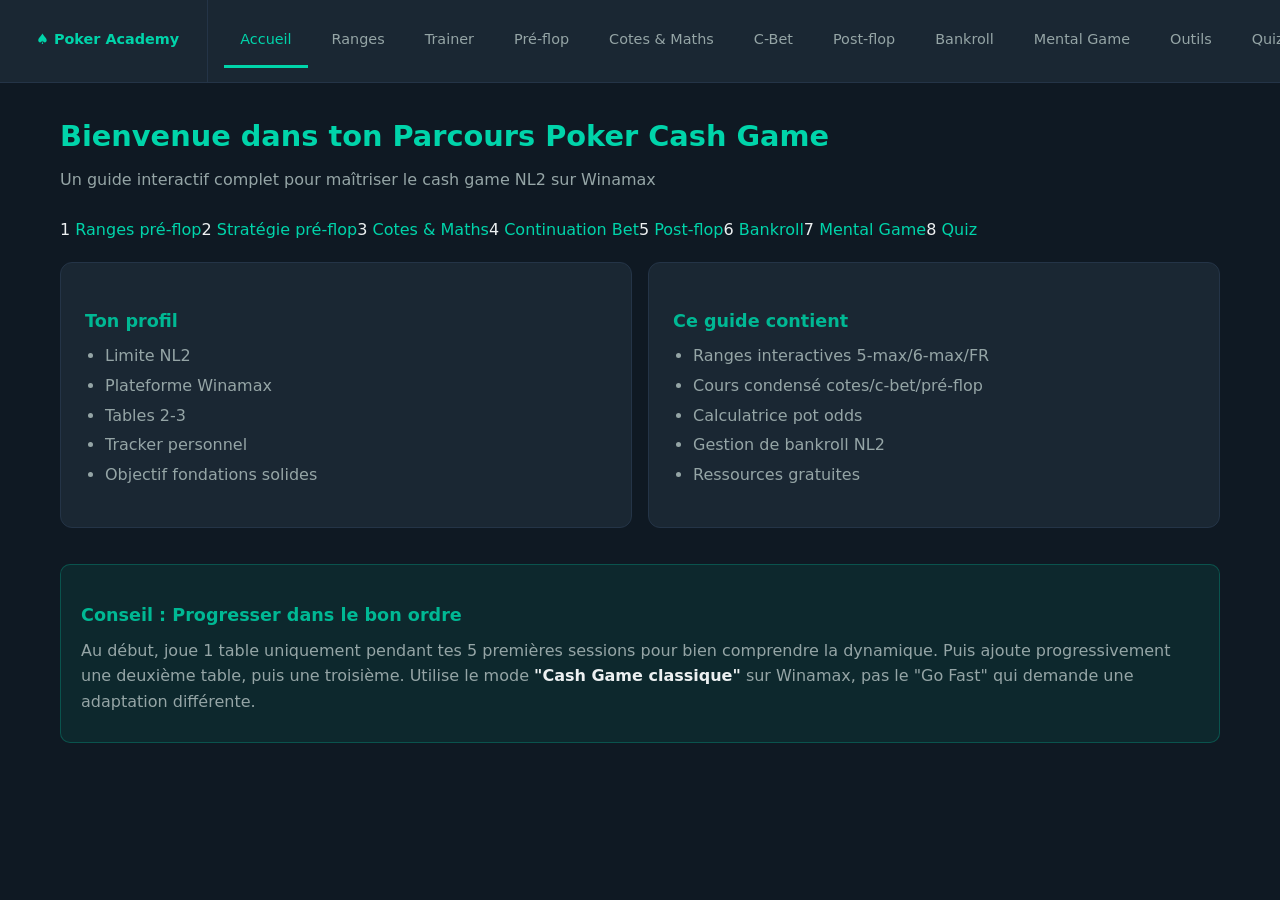
<file: index.html>
<!DOCTYPE html>
<html lang="fr">
<head>
<meta charset="UTF-8">
<meta name="viewport" content="width=device-width, initial-scale=1.0, viewport-fit=cover">
<meta name="apple-mobile-web-app-capable" content="yes">
<meta name="apple-mobile-web-app-status-bar-style" content="black-translucent">
<meta name="apple-mobile-web-app-title" content="Poker">
<meta name="theme-color" content="#0f1923">
<link rel="apple-touch-icon" href="apple-touch-icon.png">
<link rel="manifest" href="manifest.json">
<title>Accueil — Poker Academy</title>
<link rel="stylesheet" href="styles.css?v=3">
</head>
<body>
<nav class="topnav">
  <div class="logo"><a href="index.html">&#9824; Poker Academy</a></div>
  <a href="index.html" class="active">Accueil</a>
  <a href="ranges.html">Ranges</a>
  <a href="trainer.html">Trainer</a>
  <a href="preflop.html">Pré-flop</a>
  <a href="odds.html">Cotes &amp; Maths</a>
  <a href="cbet.html">C-Bet</a>
  <a href="postflop.html">Post-flop</a>
  <a href="bankroll.html">Bankroll</a>
  <a href="mental.html">Mental Game</a>
  <a href="tools.html">Outils</a>
  <a href="quiz.html">Quiz</a>
  <a href="parcours.html">Parcours</a>
</nav>
<div class="main">
  <h1>Bienvenue dans ton Parcours Poker Cash Game</h1>
  <p class="subtitle">Un guide interactif complet pour maîtriser le cash game NL2 sur Winamax</p>

  <div class="progress-track">
    <div class="progress-item">
      <span class="progress-number">1</span>
      <a href="ranges.html">Ranges pré-flop</a>
    </div>
    <div class="progress-item">
      <span class="progress-number">2</span>
      <a href="preflop.html">Stratégie pré-flop</a>
    </div>
    <div class="progress-item">
      <span class="progress-number">3</span>
      <a href="odds.html">Cotes &amp; Maths</a>
    </div>
    <div class="progress-item">
      <span class="progress-number">4</span>
      <a href="cbet.html">Continuation Bet</a>
    </div>
    <div class="progress-item">
      <span class="progress-number">5</span>
      <a href="postflop.html">Post-flop</a>
    </div>
    <div class="progress-item">
      <span class="progress-number">6</span>
      <a href="bankroll.html">Bankroll</a>
    </div>
    <div class="progress-item">
      <span class="progress-number">7</span>
      <a href="mental.html">Mental Game</a>
    </div>
    <div class="progress-item">
      <span class="progress-number">8</span>
      <a href="quiz.html">Quiz</a>
    </div>
  </div>

  <div class="card-grid">
    <div class="card">
      <h3>Ton profil</h3>
      <ul>
        <li>Limite NL2</li>
        <li>Plateforme Winamax</li>
        <li>Tables 2-3</li>
        <li>Tracker personnel</li>
        <li>Objectif fondations solides</li>
      </ul>
    </div>
    <div class="card">
      <h3>Ce guide contient</h3>
      <ul>
        <li>Ranges interactives 5-max/6-max/FR</li>
        <li>Cours condensé cotes/c-bet/pré-flop</li>
        <li>Calculatrice pot odds</li>
        <li>Gestion de bankroll NL2</li>
        <li>Ressources gratuites</li>
      </ul>
    </div>
  </div>

  <div class="info-box">
    <h3>Conseil : Progresser dans le bon ordre</h3>
    <p>Au début, joue 1 table uniquement pendant tes 5 premières sessions pour bien comprendre la dynamique. Puis ajoute progressivement une deuxième table, puis une troisième. Utilise le mode <strong>"Cash Game classique"</strong> sur Winamax, pas le "Go Fast" qui demande une adaptation différente.</p>
  </div>
</div>
<script src="app.js?v=3"></script>
</body>
</html>
</file>
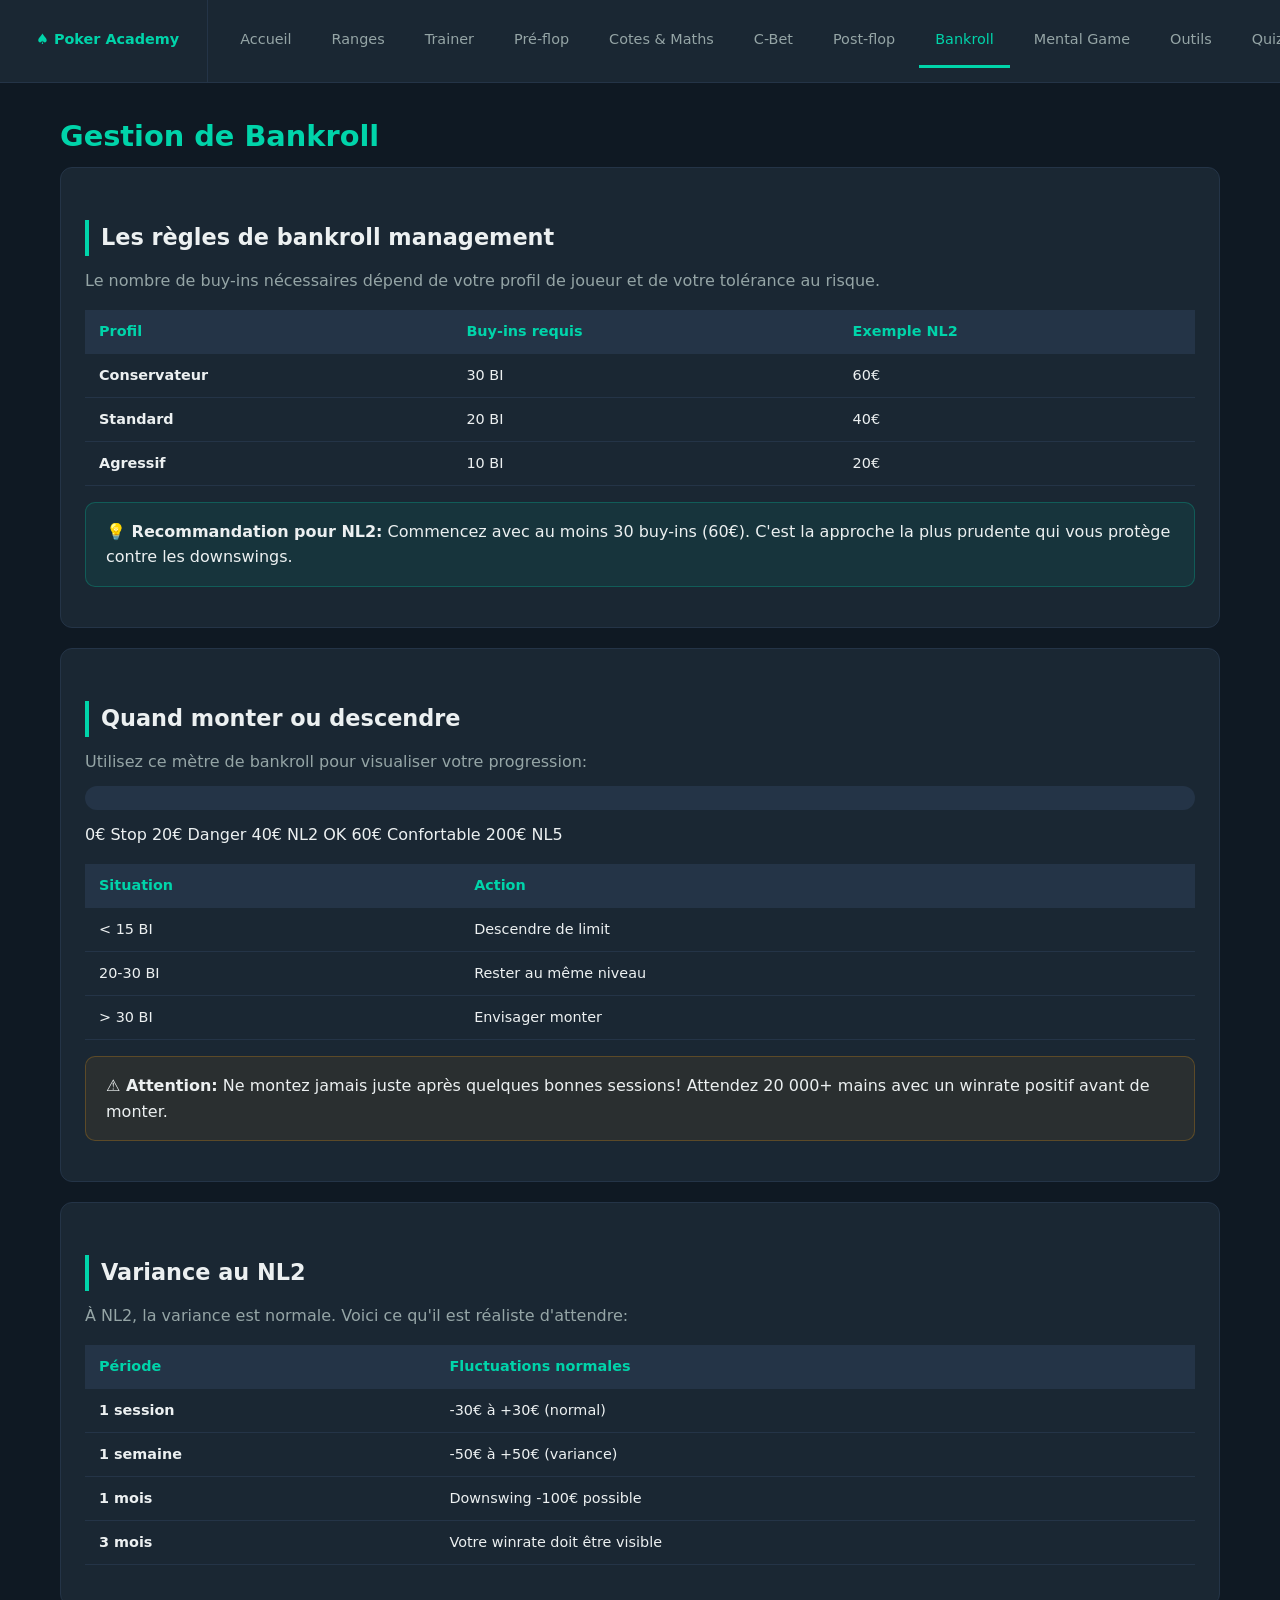
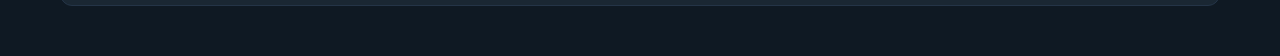
<file: bankroll.html>
<!DOCTYPE html>
<html lang="fr">
<head>
<meta charset="UTF-8">
<meta name="viewport" content="width=device-width, initial-scale=1.0, viewport-fit=cover">
<meta name="apple-mobile-web-app-capable" content="yes">
<meta name="apple-mobile-web-app-status-bar-style" content="black-translucent">
<meta name="apple-mobile-web-app-title" content="Poker">
<meta name="theme-color" content="#0f1923">
<link rel="apple-touch-icon" href="apple-touch-icon.png">
<link rel="manifest" href="manifest.json">
<title>Gestion de Bankroll — Poker Academy</title>
<link rel="stylesheet" href="styles.css?v=3">
</head>
<body>
<nav class="topnav">
  <div class="logo"><a href="index.html">&#9824; Poker Academy</a></div>
  <a href="index.html">Accueil</a>
  <a href="ranges.html">Ranges</a>
  <a href="trainer.html">Trainer</a>
  <a href="preflop.html">Pré-flop</a>
  <a href="odds.html">Cotes &amp; Maths</a>
  <a href="cbet.html">C-Bet</a>
  <a href="postflop.html">Post-flop</a>
  <a href="bankroll.html" class="active">Bankroll</a>
  <a href="mental.html">Mental Game</a>
  <a href="tools.html">Outils</a>
  <a href="quiz.html">Quiz</a>
  <a href="parcours.html">Parcours</a>
</nav>

<div class="main">
  <h1>Gestion de Bankroll</h1>

  <div class="card">
    <h2>Les règles de bankroll management</h2>
    <p>Le nombre de buy-ins nécessaires dépend de votre profil de joueur et de votre tolérance au risque.</p>
    <table class="bankroll-table">
      <thead>
        <tr>
          <th>Profil</th>
          <th>Buy-ins requis</th>
          <th>Exemple NL2</th>
        </tr>
      </thead>
      <tbody>
        <tr>
          <td><strong>Conservateur</strong></td>
          <td>30 BI</td>
          <td>60€</td>
        </tr>
        <tr>
          <td><strong>Standard</strong></td>
          <td>20 BI</td>
          <td>40€</td>
        </tr>
        <tr>
          <td><strong>Agressif</strong></td>
          <td>10 BI</td>
          <td>20€</td>
        </tr>
      </tbody>
    </table>
    <div class="info-box">
      <strong>💡 Recommandation pour NL2:</strong> Commencez avec au moins 30 buy-ins (60€). C'est la approche la plus prudente qui vous protège contre les downswings.
    </div>
  </div>

  <div class="card">
    <h2>Quand monter ou descendre</h2>
    <p>Utilisez ce mètre de bankroll pour visualiser votre progression:</p>
    <div class="bankroll-meter">
      <div class="bankroll-fill" style="width: 100%;"></div>
    </div>
    <div class="bankroll-scale">
      <span>0€ Stop</span>
      <span>20€ Danger</span>
      <span>40€ NL2 OK</span>
      <span>60€ Confortable</span>
      <span>200€ NL5</span>
    </div>
    <table class="management-table">
      <thead>
        <tr>
          <th>Situation</th>
          <th>Action</th>
        </tr>
      </thead>
      <tbody>
        <tr>
          <td>&lt; 15 BI</td>
          <td>Descendre de limit</td>
        </tr>
        <tr>
          <td>20-30 BI</td>
          <td>Rester au même niveau</td>
        </tr>
        <tr>
          <td>&gt; 30 BI</td>
          <td>Envisager monter</td>
        </tr>
      </tbody>
    </table>
    <div class="info-box warning">
      <strong>⚠️ Attention:</strong> Ne montez jamais juste après quelques bonnes sessions! Attendez 20 000+ mains avec un winrate positif avant de monter.
    </div>
  </div>

  <div class="card">
    <h2>Variance au NL2</h2>
    <p>À NL2, la variance est normale. Voici ce qu'il est réaliste d'attendre:</p>
    <table class="variance-table">
      <thead>
        <tr>
          <th>Période</th>
          <th>Fluctuations normales</th>
        </tr>
      </thead>
      <tbody>
        <tr>
          <td><strong>1 session</strong></td>
          <td>-30€ à +30€ (normal)</td>
        </tr>
        <tr>
          <td><strong>1 semaine</strong></td>
          <td>-50€ à +50€ (variance)</td>
        </tr>
        <tr>
          <td><strong>1 mois</strong></td>
          <td>Downswing -100€ possible</td>
        </tr>
        <tr>
          <td><strong>3 mois</strong></td>
          <td>Votre winrate doit être visible</td>
        </tr>
      </tbody>
    </table>
  </div>

</div>

<script src="app.js?v=3"></script>
</body>
</html>
</file>
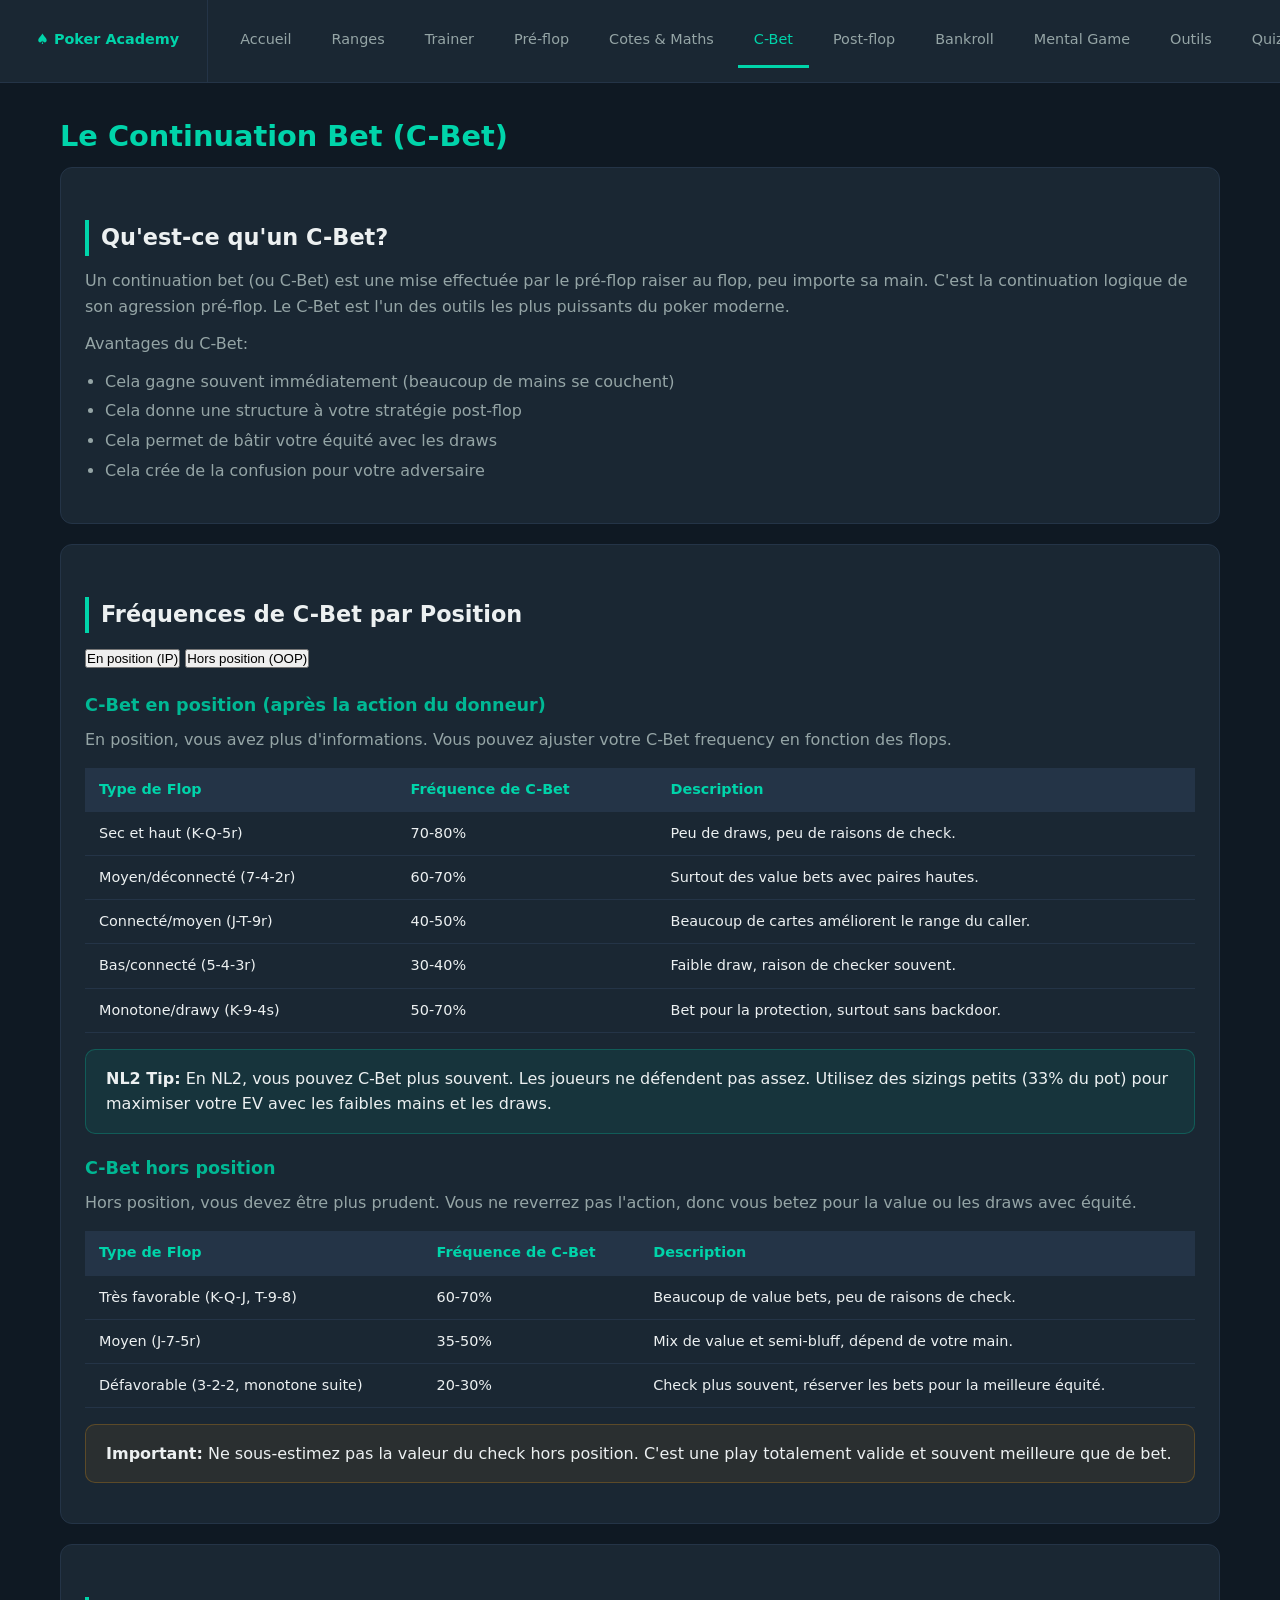
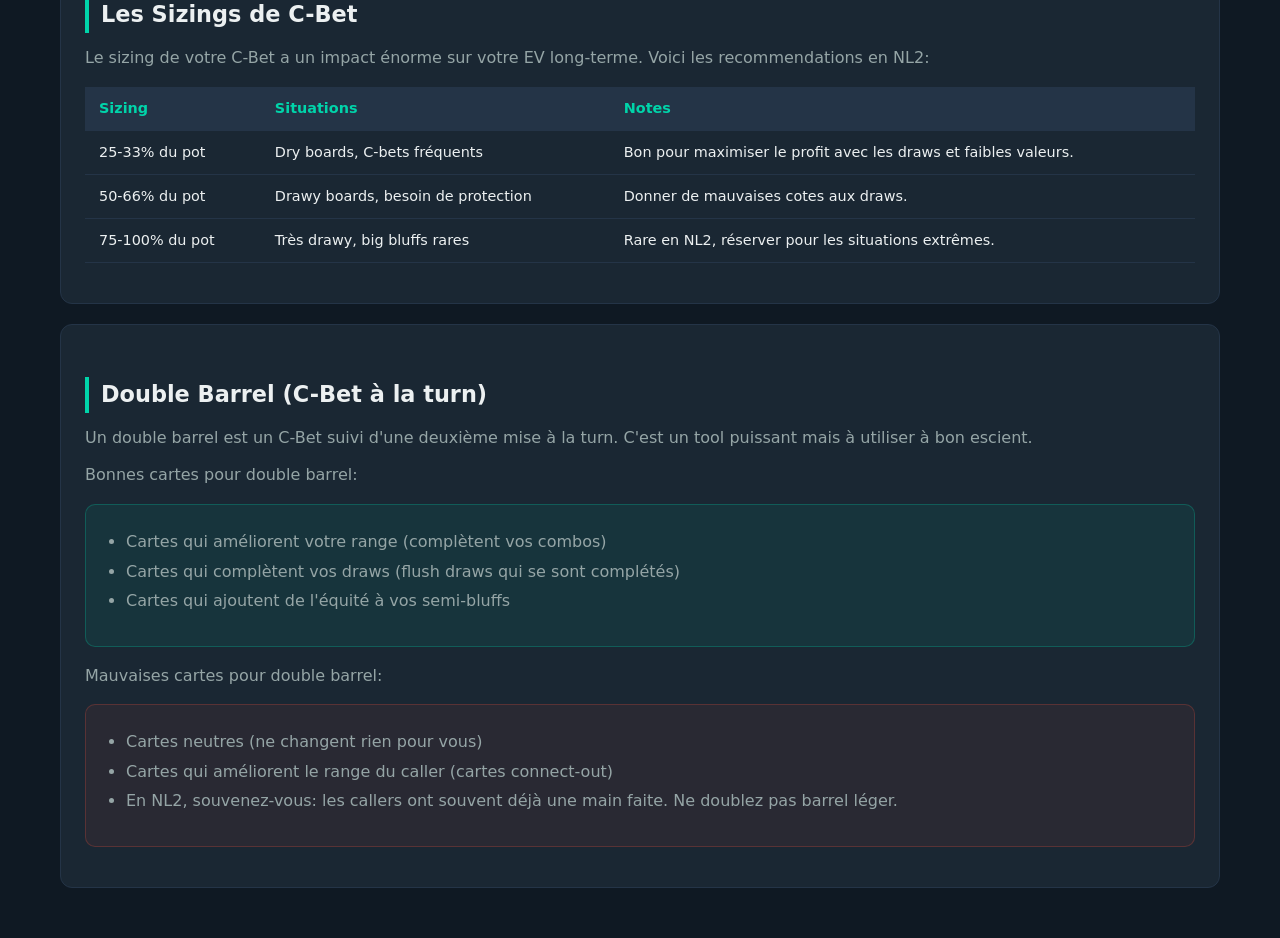
<file: cbet.html>
<!DOCTYPE html>
<html lang="fr">
<head>
<meta charset="UTF-8">
<meta name="viewport" content="width=device-width, initial-scale=1.0, viewport-fit=cover">
<meta name="apple-mobile-web-app-capable" content="yes">
<meta name="apple-mobile-web-app-status-bar-style" content="black-translucent">
<meta name="apple-mobile-web-app-title" content="Poker">
<meta name="theme-color" content="#0f1923">
<link rel="apple-touch-icon" href="apple-touch-icon.png">
<link rel="manifest" href="manifest.json">
<title>C-Bet — Poker Academy</title>
<link rel="stylesheet" href="styles.css?v=3">
</head>
<body>
<nav class="topnav">
  <div class="logo"><a href="index.html">&#9824; Poker Academy</a></div>
  <a href="index.html">Accueil</a>
  <a href="ranges.html">Ranges</a>
  <a href="trainer.html">Trainer</a>
  <a href="preflop.html">Pré-flop</a>
  <a href="odds.html">Cotes &amp; Maths</a>
  <a href="cbet.html" class="active">C-Bet</a>
  <a href="postflop.html">Post-flop</a>
  <a href="bankroll.html">Bankroll</a>
  <a href="mental.html">Mental Game</a>
  <a href="tools.html">Outils</a>
  <a href="quiz.html">Quiz</a>
  <a href="parcours.html">Parcours</a>
</nav>
<div class="main">
  <h1>Le Continuation Bet (C-Bet)</h1>

  <div class="card">
    <h2>Qu'est-ce qu'un C-Bet?</h2>
    <p>Un continuation bet (ou C-Bet) est une mise effectuée par le pré-flop raiser au flop, peu importe sa main. C'est la continuation logique de son agression pré-flop. Le C-Bet est l'un des outils les plus puissants du poker moderne.</p>
    <p>Avantages du C-Bet:</p>
    <ul>
      <li>Cela gagne souvent immédiatement (beaucoup de mains se couchent)</li>
      <li>Cela donne une structure à votre stratégie post-flop</li>
      <li>Cela permet de bâtir votre équité avec les draws</li>
      <li>Cela crée de la confusion pour votre adversaire</li>
    </ul>
  </div>

  <div class="card">
    <h2>Fréquences de C-Bet par Position</h2>
    <div class="subtab-container">
      <div class="subtab-buttons">
        <button class="subtab-btn active" onclick="showSubtab('cbet-ip')">En position (IP)</button>
        <button class="subtab-btn" onclick="showSubtab('cbet-oop')">Hors position (OOP)</button>
      </div>

      <div id="cbet-ip" class="subtab active">
        <h3>C-Bet en position (après la action du donneur)</h3>
        <p>En position, vous avez plus d'informations. Vous pouvez ajuster votre C-Bet frequency en fonction des flops.</p>
        <table>
          <tr>
            <th>Type de Flop</th>
            <th>Fréquence de C-Bet</th>
            <th>Description</th>
          </tr>
          <tr>
            <td>Sec et haut (K-Q-5r)</td>
            <td>70-80%</td>
            <td>Peu de draws, peu de raisons de check.</td>
          </tr>
          <tr>
            <td>Moyen/déconnecté (7-4-2r)</td>
            <td>60-70%</td>
            <td>Surtout des value bets avec paires hautes.</td>
          </tr>
          <tr>
            <td>Connecté/moyen (J-T-9r)</td>
            <td>40-50%</td>
            <td>Beaucoup de cartes améliorent le range du caller.</td>
          </tr>
          <tr>
            <td>Bas/connecté (5-4-3r)</td>
            <td>30-40%</td>
            <td>Faible draw, raison de checker souvent.</td>
          </tr>
          <tr>
            <td>Monotone/drawy (K-9-4s)</td>
            <td>50-70%</td>
            <td>Bet pour la protection, surtout sans backdoor.</td>
          </tr>
        </table>
        <div class="info-box">
          <strong>NL2 Tip:</strong> En NL2, vous pouvez C-Bet plus souvent. Les joueurs ne défendent pas assez. Utilisez des sizings petits (33% du pot) pour maximiser votre EV avec les faibles mains et les draws.
        </div>
      </div>

      <div id="cbet-oop" class="subtab">
        <h3>C-Bet hors position</h3>
        <p>Hors position, vous devez être plus prudent. Vous ne reverrez pas l'action, donc vous betez pour la value ou les draws avec équité.</p>
        <table>
          <tr>
            <th>Type de Flop</th>
            <th>Fréquence de C-Bet</th>
            <th>Description</th>
          </tr>
          <tr>
            <td>Très favorable (K-Q-J, T-9-8)</td>
            <td>60-70%</td>
            <td>Beaucoup de value bets, peu de raisons de check.</td>
          </tr>
          <tr>
            <td>Moyen (J-7-5r)</td>
            <td>35-50%</td>
            <td>Mix de value et semi-bluff, dépend de votre main.</td>
          </tr>
          <tr>
            <td>Défavorable (3-2-2, monotone suite)</td>
            <td>20-30%</td>
            <td>Check plus souvent, réserver les bets pour la meilleure équité.</td>
          </tr>
        </table>
        <div class="info-box warning">
          <strong>Important:</strong> Ne sous-estimez pas la valeur du check hors position. C'est une play totalement valide et souvent meilleure que de bet.
        </div>
      </div>
    </div>
  </div>

  <div class="card">
    <h2>Les Sizings de C-Bet</h2>
    <p>Le sizing de votre C-Bet a un impact énorme sur votre EV long-terme. Voici les recommendations en NL2:</p>
    <table>
      <tr>
        <th>Sizing</th>
        <th>Situations</th>
        <th>Notes</th>
      </tr>
      <tr>
        <td>25-33% du pot</td>
        <td>Dry boards, C-bets fréquents</td>
        <td>Bon pour maximiser le profit avec les draws et faibles valeurs.</td>
      </tr>
      <tr>
        <td>50-66% du pot</td>
        <td>Drawy boards, besoin de protection</td>
        <td>Donner de mauvaises cotes aux draws.</td>
      </tr>
      <tr>
        <td>75-100% du pot</td>
        <td>Très drawy, big bluffs rares</td>
        <td>Rare en NL2, réserver pour les situations extrêmes.</td>
      </tr>
    </table>
  </div>

  <div class="card">
    <h2>Double Barrel (C-Bet à la turn)</h2>
    <p>Un double barrel est un C-Bet suivi d'une deuxième mise à la turn. C'est un tool puissant mais à utiliser à bon escient.</p>
    <p>Bonnes cartes pour double barrel:</p>
    <div class="info-box">
      <ul>
        <li>Cartes qui améliorent votre range (complètent vos combos)</li>
        <li>Cartes qui complètent vos draws (flush draws qui se sont complétés)</li>
        <li>Cartes qui ajoutent de l'équité à vos semi-bluffs</li>
      </ul>
    </div>
    <p>Mauvaises cartes pour double barrel:</p>
    <div class="info-box danger">
      <ul>
        <li>Cartes neutres (ne changent rien pour vous)</li>
        <li>Cartes qui améliorent le range du caller (cartes connect-out)</li>
        <li>En NL2, souvenez-vous: les callers ont souvent déjà une main faite. Ne doublez pas barrel léger.</li>
      </ul>
    </div>
  </div>
</div>
<script src="app.js?v=3"></script>
</body>
</html>
</file>
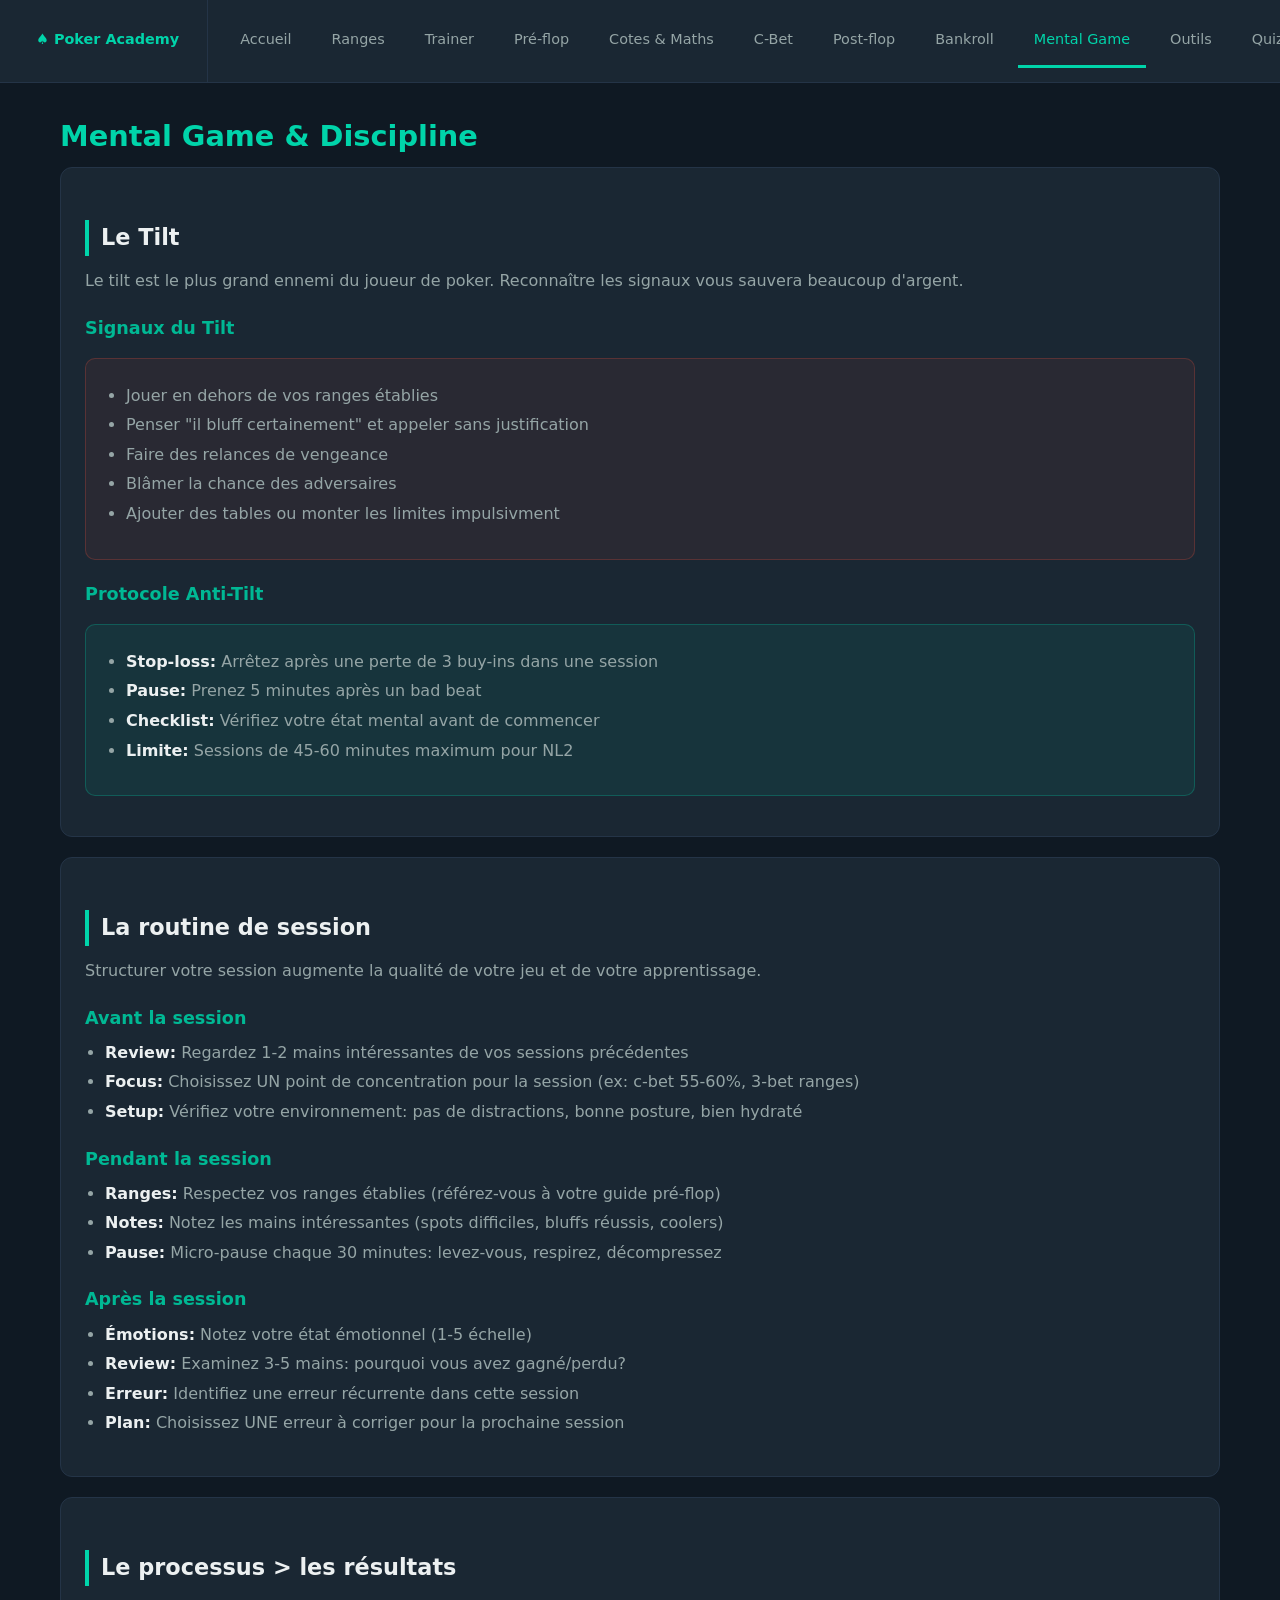
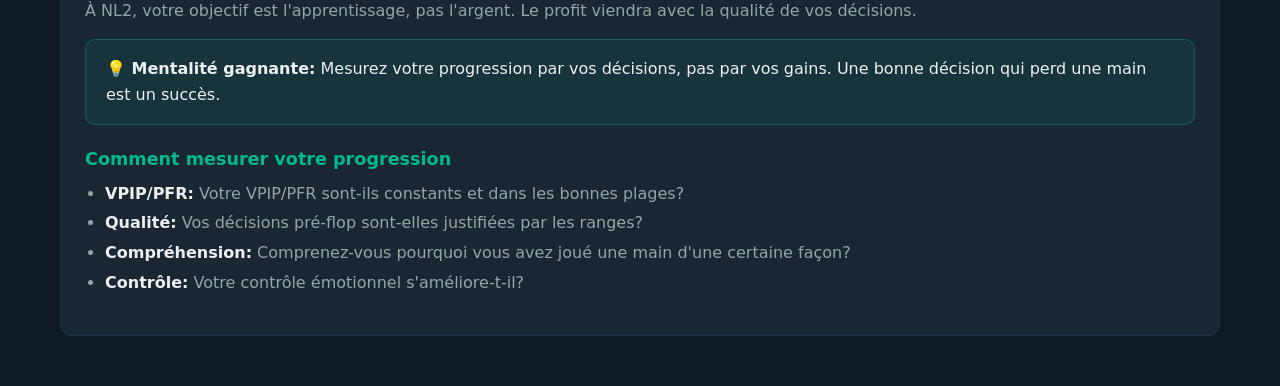
<file: mental.html>
<!DOCTYPE html>
<html lang="fr">
<head>
<meta charset="UTF-8">
<meta name="viewport" content="width=device-width, initial-scale=1.0, viewport-fit=cover">
<meta name="apple-mobile-web-app-capable" content="yes">
<meta name="apple-mobile-web-app-status-bar-style" content="black-translucent">
<meta name="apple-mobile-web-app-title" content="Poker">
<meta name="theme-color" content="#0f1923">
<link rel="apple-touch-icon" href="apple-touch-icon.png">
<link rel="manifest" href="manifest.json">
<title>Mental Game & Discipline — Poker Academy</title>
<link rel="stylesheet" href="styles.css?v=3">
</head>
<body>
<nav class="topnav">
  <div class="logo"><a href="index.html">&#9824; Poker Academy</a></div>
  <a href="index.html">Accueil</a>
  <a href="ranges.html">Ranges</a>
  <a href="trainer.html">Trainer</a>
  <a href="preflop.html">Pré-flop</a>
  <a href="odds.html">Cotes &amp; Maths</a>
  <a href="cbet.html">C-Bet</a>
  <a href="postflop.html">Post-flop</a>
  <a href="bankroll.html">Bankroll</a>
  <a href="mental.html" class="active">Mental Game</a>
  <a href="tools.html">Outils</a>
  <a href="quiz.html">Quiz</a>
  <a href="parcours.html">Parcours</a>
</nav>

<div class="main">
  <h1>Mental Game & Discipline</h1>

  <div class="card">
    <h2>Le Tilt</h2>
    <p>Le tilt est le plus grand ennemi du joueur de poker. Reconnaître les signaux vous sauvera beaucoup d'argent.</p>

    <h3>Signaux du Tilt</h3>
    <div class="info-box danger">
      <ul>
        <li>Jouer en dehors de vos ranges établies</li>
        <li>Penser "il bluff certainement" et appeler sans justification</li>
        <li>Faire des relances de vengeance</li>
        <li>Blâmer la chance des adversaires</li>
        <li>Ajouter des tables ou monter les limites impulsivment</li>
      </ul>
    </div>

    <h3>Protocole Anti-Tilt</h3>
    <div class="info-box">
      <ul>
        <li><strong>Stop-loss:</strong> Arrêtez après une perte de 3 buy-ins dans une session</li>
        <li><strong>Pause:</strong> Prenez 5 minutes après un bad beat</li>
        <li><strong>Checklist:</strong> Vérifiez votre état mental avant de commencer</li>
        <li><strong>Limite:</strong> Sessions de 45-60 minutes maximum pour NL2</li>
      </ul>
    </div>
  </div>

  <div class="card">
    <h2>La routine de session</h2>
    <p>Structurer votre session augmente la qualité de votre jeu et de votre apprentissage.</p>

    <h3>Avant la session</h3>
    <ul>
      <li><strong>Review:</strong> Regardez 1-2 mains intéressantes de vos sessions précédentes</li>
      <li><strong>Focus:</strong> Choisissez UN point de concentration pour la session (ex: c-bet 55-60%, 3-bet ranges)</li>
      <li><strong>Setup:</strong> Vérifiez votre environnement: pas de distractions, bonne posture, bien hydraté</li>
    </ul>

    <h3>Pendant la session</h3>
    <ul>
      <li><strong>Ranges:</strong> Respectez vos ranges établies (référez-vous à votre guide pré-flop)</li>
      <li><strong>Notes:</strong> Notez les mains intéressantes (spots difficiles, bluffs réussis, coolers)</li>
      <li><strong>Pause:</strong> Micro-pause chaque 30 minutes: levez-vous, respirez, décompressez</li>
    </ul>

    <h3>Après la session</h3>
    <ul>
      <li><strong>Émotions:</strong> Notez votre état émotionnel (1-5 échelle)</li>
      <li><strong>Review:</strong> Examinez 3-5 mains: pourquoi vous avez gagné/perdu?</li>
      <li><strong>Erreur:</strong> Identifiez une erreur récurrente dans cette session</li>
      <li><strong>Plan:</strong> Choisissez UNE erreur à corriger pour la prochaine session</li>
    </ul>
  </div>

  <div class="card">
    <h2>Le processus > les résultats</h2>
    <p>À NL2, votre objectif est l'apprentissage, pas l'argent. Le profit viendra avec la qualité de vos décisions.</p>

    <div class="info-box">
      <strong>💡 Mentalité gagnante:</strong> Mesurez votre progression par vos décisions, pas par vos gains. Une bonne décision qui perd une main est un succès.
    </div>

    <h3>Comment mesurer votre progression</h3>
    <ul>
      <li><strong>VPIP/PFR:</strong> Votre VPIP/PFR sont-ils constants et dans les bonnes plages?</li>
      <li><strong>Qualité:</strong> Vos décisions pré-flop sont-elles justifiées par les ranges?</li>
      <li><strong>Compréhension:</strong> Comprenez-vous pourquoi vous avez joué une main d'une certaine façon?</li>
      <li><strong>Contrôle:</strong> Votre contrôle émotionnel s'améliore-t-il?</li>
    </ul>
  </div>

</div>

<script src="app.js?v=3"></script>
</body>
</html>
</file>
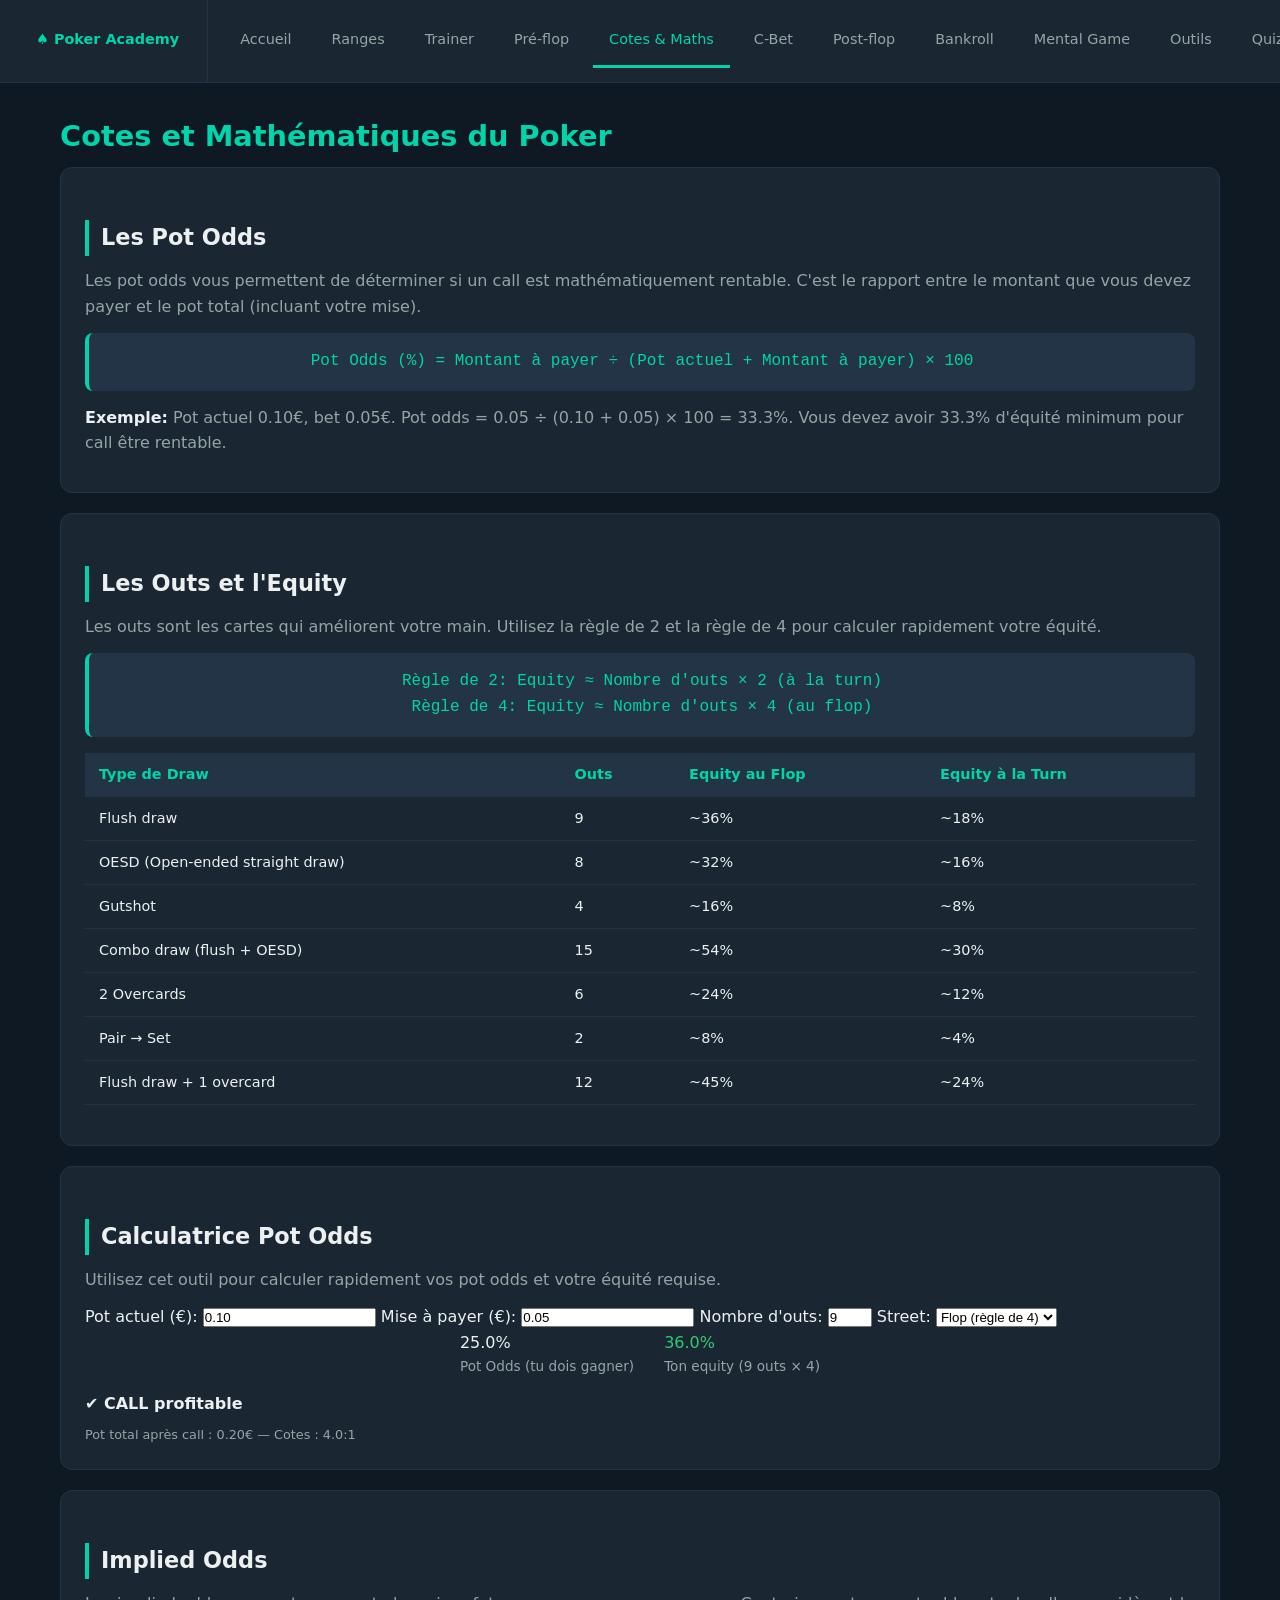
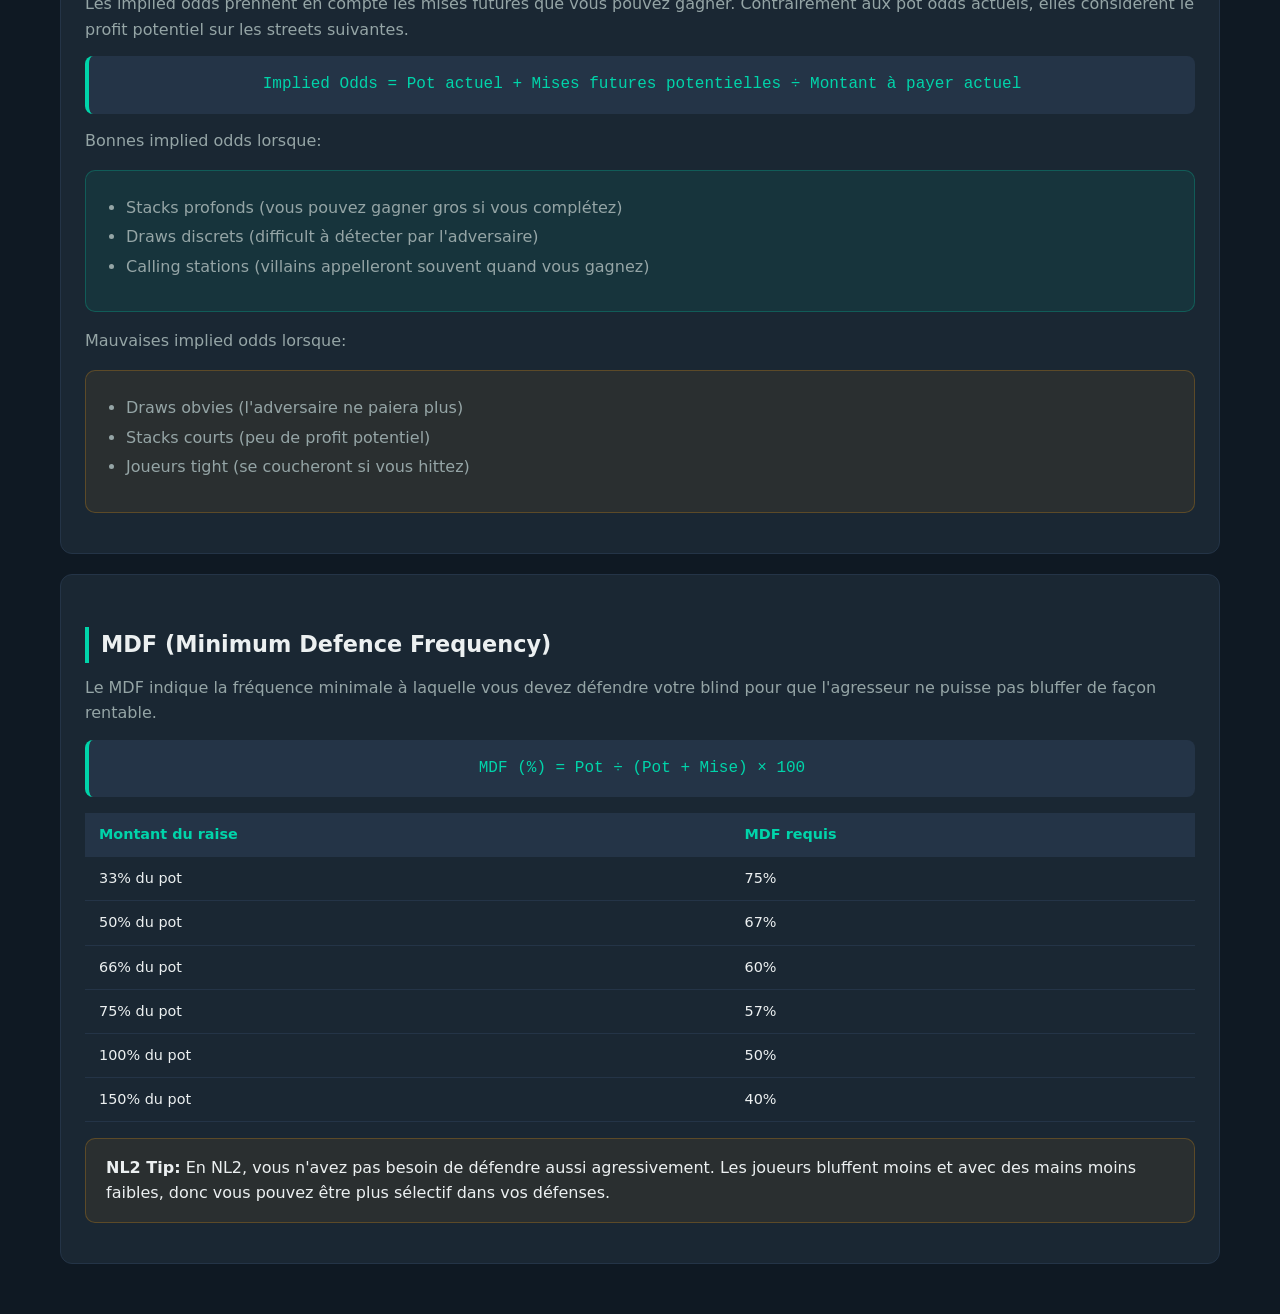
<file: odds.html>
<!DOCTYPE html>
<html lang="fr">
<head>
<meta charset="UTF-8">
<meta name="viewport" content="width=device-width, initial-scale=1.0, viewport-fit=cover">
<meta name="apple-mobile-web-app-capable" content="yes">
<meta name="apple-mobile-web-app-status-bar-style" content="black-translucent">
<meta name="apple-mobile-web-app-title" content="Poker">
<meta name="theme-color" content="#0f1923">
<link rel="apple-touch-icon" href="apple-touch-icon.png">
<link rel="manifest" href="manifest.json">
<title>Cotes &amp; Maths — Poker Academy</title>
<link rel="stylesheet" href="styles.css?v=3">
</head>
<body>
<nav class="topnav">
  <div class="logo"><a href="index.html">&#9824; Poker Academy</a></div>
  <a href="index.html">Accueil</a>
  <a href="ranges.html">Ranges</a>
  <a href="trainer.html">Trainer</a>
  <a href="preflop.html">Pré-flop</a>
  <a href="odds.html" class="active">Cotes &amp; Maths</a>
  <a href="cbet.html">C-Bet</a>
  <a href="postflop.html">Post-flop</a>
  <a href="bankroll.html">Bankroll</a>
  <a href="mental.html">Mental Game</a>
  <a href="tools.html">Outils</a>
  <a href="quiz.html">Quiz</a>
  <a href="parcours.html">Parcours</a>
</nav>
<div class="main">
  <h1>Cotes et Mathématiques du Poker</h1>

  <div class="card">
    <h2>Les Pot Odds</h2>
    <p>Les pot odds vous permettent de déterminer si un call est mathématiquement rentable. C'est le rapport entre le montant que vous devez payer et le pot total (incluant votre mise).</p>
    <div class="formula">
      Pot Odds (%) = Montant à payer ÷ (Pot actuel + Montant à payer) × 100
    </div>
    <p><strong>Exemple:</strong> Pot actuel 0.10€, bet 0.05€. Pot odds = 0.05 ÷ (0.10 + 0.05) × 100 = 33.3%. Vous devez avoir 33.3% d'équité minimum pour call être rentable.</p>
  </div>

  <div class="card">
    <h2>Les Outs et l'Equity</h2>
    <p>Les outs sont les cartes qui améliorent votre main. Utilisez la règle de 2 et la règle de 4 pour calculer rapidement votre équité.</p>
    <div class="formula">
      Règle de 2: Equity ≈ Nombre d'outs × 2 (à la turn)<br>
      Règle de 4: Equity ≈ Nombre d'outs × 4 (au flop)
    </div>
    <table>
      <tr>
        <th>Type de Draw</th>
        <th>Outs</th>
        <th>Equity au Flop</th>
        <th>Equity à la Turn</th>
      </tr>
      <tr>
        <td>Flush draw</td>
        <td>9</td>
        <td>~36%</td>
        <td>~18%</td>
      </tr>
      <tr>
        <td>OESD (Open-ended straight draw)</td>
        <td>8</td>
        <td>~32%</td>
        <td>~16%</td>
      </tr>
      <tr>
        <td>Gutshot</td>
        <td>4</td>
        <td>~16%</td>
        <td>~8%</td>
      </tr>
      <tr>
        <td>Combo draw (flush + OESD)</td>
        <td>15</td>
        <td>~54%</td>
        <td>~30%</td>
      </tr>
      <tr>
        <td>2 Overcards</td>
        <td>6</td>
        <td>~24%</td>
        <td>~12%</td>
      </tr>
      <tr>
        <td>Pair → Set</td>
        <td>2</td>
        <td>~8%</td>
        <td>~4%</td>
      </tr>
      <tr>
        <td>Flush draw + 1 overcard</td>
        <td>12</td>
        <td>~45%</td>
        <td>~24%</td>
      </tr>
    </table>
  </div>

  <div class="card">
    <h2>Calculatrice Pot Odds</h2>
    <p>Utilisez cet outil pour calculer rapidement vos pot odds et votre équité requise.</p>
    <div class="calculator">
      <label for="calc-pot">Pot actuel (€):</label>
      <input type="number" id="calc-pot" default="0.10" value="0.10" step="0.01" oninput="calcPotOdds()">

      <label for="calc-bet">Mise à payer (€):</label>
      <input type="number" id="calc-bet" default="0.05" value="0.05" step="0.01" oninput="calcPotOdds()">

      <label for="calc-outs">Nombre d'outs:</label>
      <input type="number" id="calc-outs" default="9" value="9" step="1" min="0" max="15" oninput="calcPotOdds()">

      <label for="calc-street">Street:</label>
      <select id="calc-street" oninput="calcPotOdds()">
        <option value="flop">Flop (règle de 4)</option>
        <option value="turn">Turn (règle de 2)</option>
      </select>
    </div>
    <div id="calc-result"></div>
  </div>

  <div class="card">
    <h2>Implied Odds</h2>
    <p>Les implied odds prennent en compte les mises futures que vous pouvez gagner. Contrairement aux pot odds actuels, elles considèrent le profit potentiel sur les streets suivantes.</p>
    <div class="formula">
      Implied Odds = Pot actuel + Mises futures potentielles ÷ Montant à payer actuel
    </div>
    <p>Bonnes implied odds lorsque:</p>
    <div class="info-box">
      <ul>
        <li>Stacks profonds (vous pouvez gagner gros si vous complétez)</li>
        <li>Draws discrets (difficult à détecter par l'adversaire)</li>
        <li>Calling stations (villains appelleront souvent quand vous gagnez)</li>
      </ul>
    </div>
    <p>Mauvaises implied odds lorsque:</p>
    <div class="info-box warning">
      <ul>
        <li>Draws obvies (l'adversaire ne paiera plus)</li>
        <li>Stacks courts (peu de profit potentiel)</li>
        <li>Joueurs tight (se coucheront si vous hittez)</li>
      </ul>
    </div>
  </div>

  <div class="card">
    <h2>MDF (Minimum Defence Frequency)</h2>
    <p>Le MDF indique la fréquence minimale à laquelle vous devez défendre votre blind pour que l'agresseur ne puisse pas bluffer de façon rentable.</p>
    <div class="formula">
      MDF (%) = Pot ÷ (Pot + Mise) × 100
    </div>
    <table>
      <tr>
        <th>Montant du raise</th>
        <th>MDF requis</th>
      </tr>
      <tr>
        <td>33% du pot</td>
        <td>75%</td>
      </tr>
      <tr>
        <td>50% du pot</td>
        <td>67%</td>
      </tr>
      <tr>
        <td>66% du pot</td>
        <td>60%</td>
      </tr>
      <tr>
        <td>75% du pot</td>
        <td>57%</td>
      </tr>
      <tr>
        <td>100% du pot</td>
        <td>50%</td>
      </tr>
      <tr>
        <td>150% du pot</td>
        <td>40%</td>
      </tr>
    </table>
    <div class="info-box warning">
      <strong>NL2 Tip:</strong> En NL2, vous n'avez pas besoin de défendre aussi agressivement. Les joueurs bluffent moins et avec des mains moins faibles, donc vous pouvez être plus sélectif dans vos défenses.
    </div>
  </div>
</div>
<script src="app.js?v=3"></script>
</body>
</html>
</file>
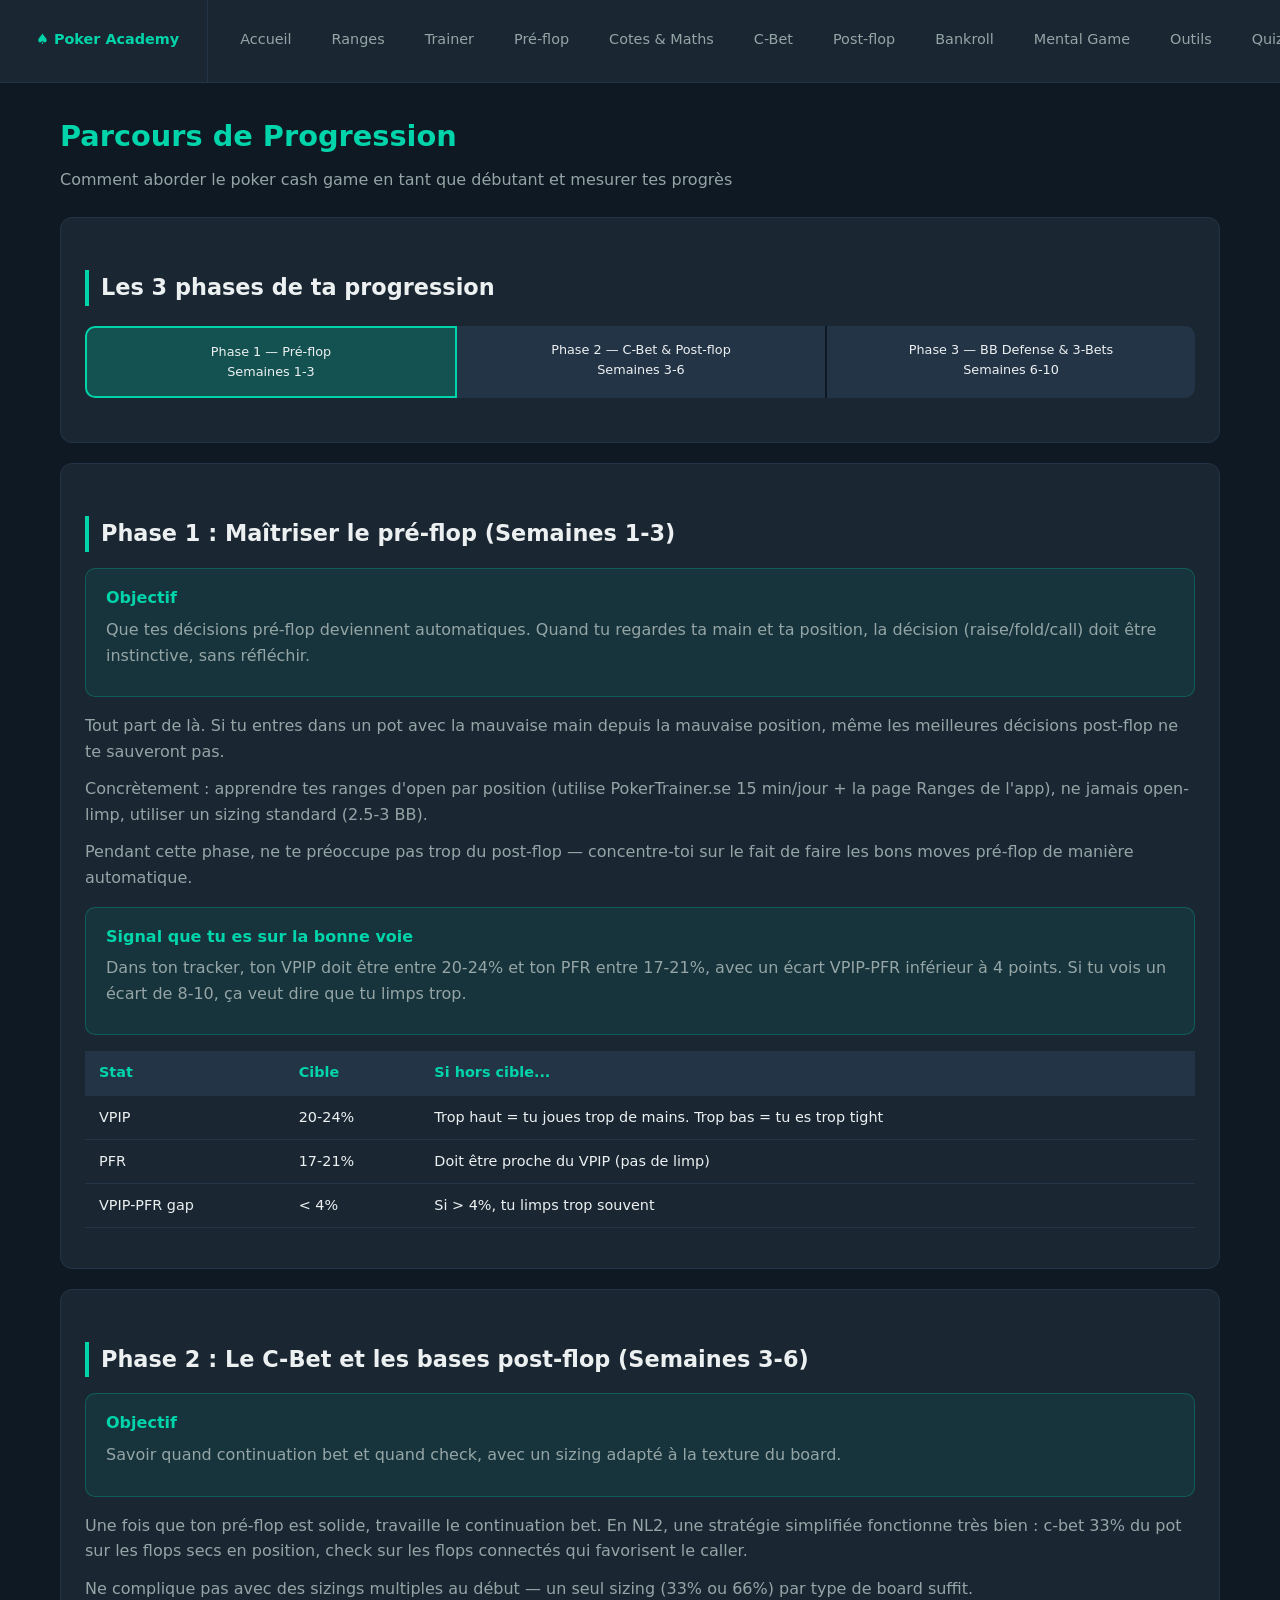
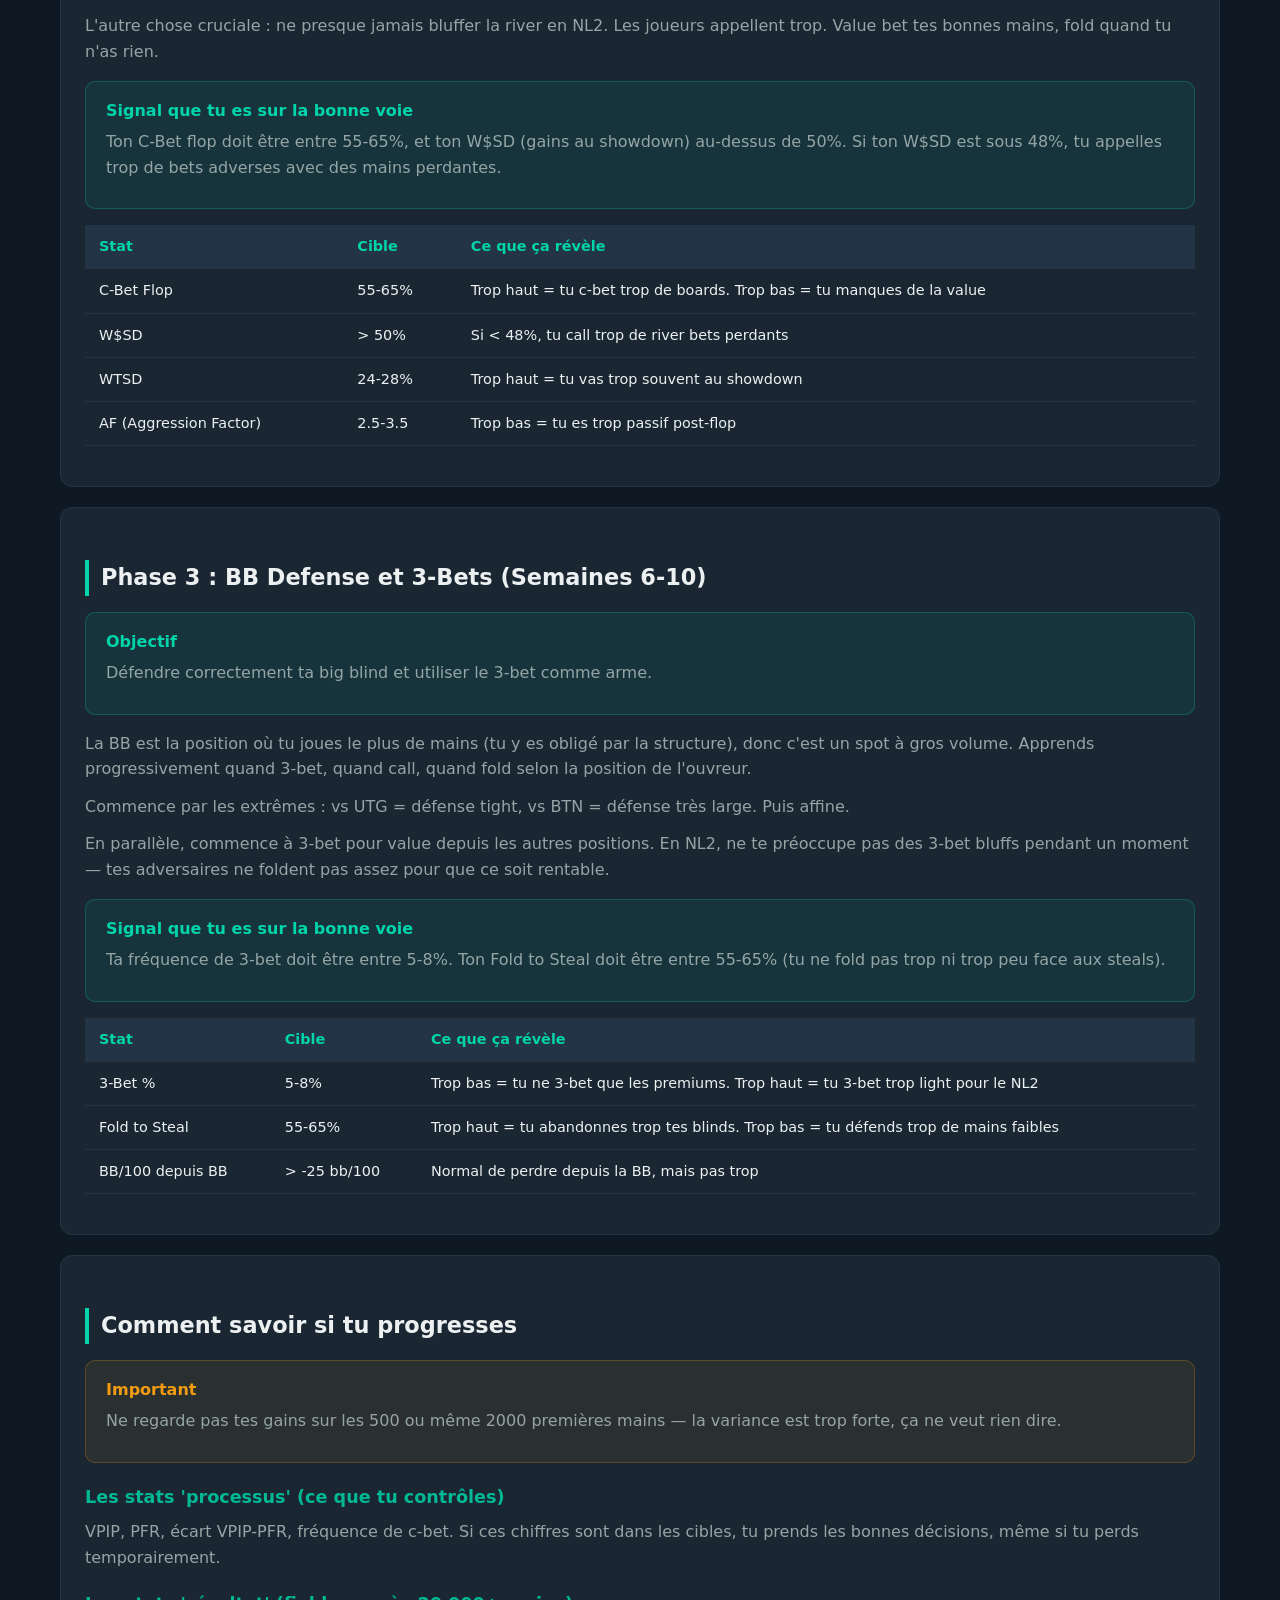
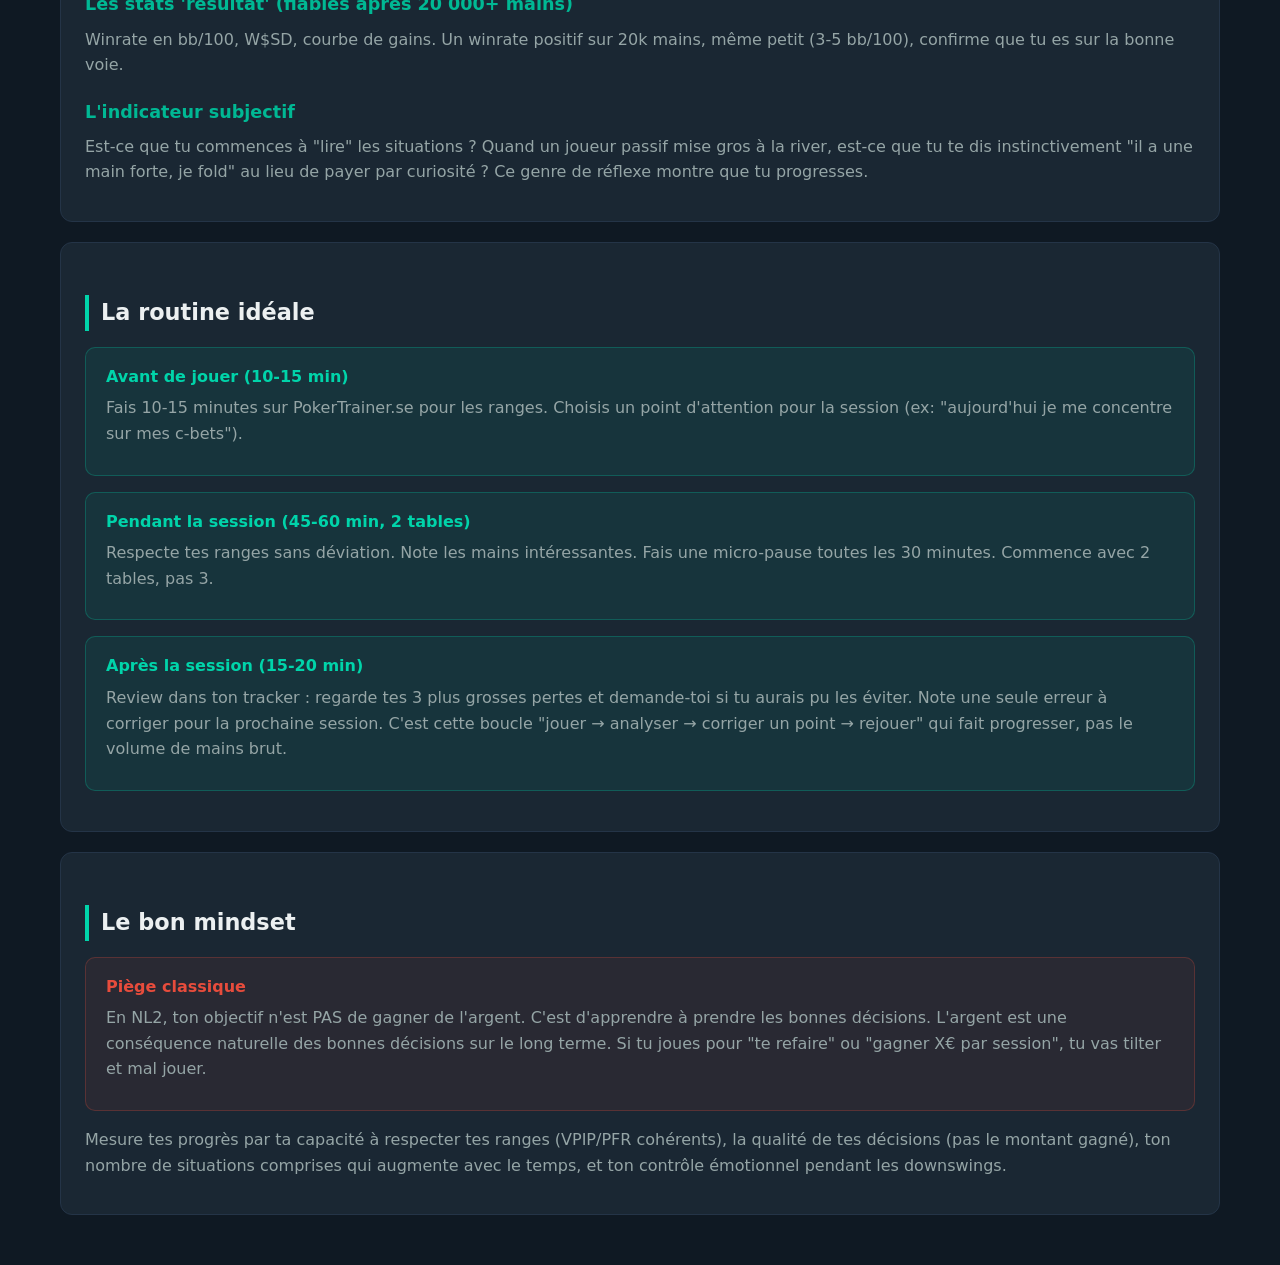
<file: parcours.html>
<!DOCTYPE html>
<html lang="fr">
<head>
<meta charset="UTF-8">
<meta name="viewport" content="width=device-width, initial-scale=1.0, viewport-fit=cover">
<meta name="apple-mobile-web-app-capable" content="yes">
<meta name="apple-mobile-web-app-status-bar-style" content="black-translucent">
<meta name="apple-mobile-web-app-title" content="Poker">
<meta name="theme-color" content="#0f1923">
<link rel="apple-touch-icon" href="apple-touch-icon.png">
<link rel="manifest" href="manifest.json">
<title>Parcours — Poker Academy</title>
<link rel="stylesheet" href="styles.css?v=3">
</head>
<body>
<nav class="topnav">
  <div class="logo"><a href="index.html">&#9824; Poker Academy</a></div>
  <a href="index.html">Accueil</a>
  <a href="ranges.html">Ranges</a>
  <a href="trainer.html">Trainer</a>
  <a href="preflop.html">Pré-flop</a>
  <a href="odds.html">Cotes &amp; Maths</a>
  <a href="cbet.html">C-Bet</a>
  <a href="postflop.html">Post-flop</a>
  <a href="bankroll.html">Bankroll</a>
  <a href="mental.html">Mental Game</a>
  <a href="tools.html">Outils</a>
  <a href="quiz.html">Quiz</a>
  <a href="parcours.html" class="active">Parcours</a>
</nav>
<div class="main">

<h1>Parcours de Progression</h1>
<p class="subtitle">Comment aborder le poker cash game en tant que débutant et mesurer tes progrès</p>

<!-- Les 3 phases de ta progression -->
<div class="card">
  <h2>Les 3 phases de ta progression</h2>

  <div class="progress-track">
    <div class="progress-step current">
      <div class="progress-label">Phase 1 — Pré-flop</div>
      <div class="progress-duration">Semaines 1-3</div>
    </div>
    <div class="progress-step">
      <div class="progress-label">Phase 2 — C-Bet &amp; Post-flop</div>
      <div class="progress-duration">Semaines 3-6</div>
    </div>
    <div class="progress-step">
      <div class="progress-label">Phase 3 — BB Defense &amp; 3-Bets</div>
      <div class="progress-duration">Semaines 6-10</div>
    </div>
  </div>
</div>

<!-- Phase 1 : Maîtriser le pré-flop -->
<div class="card">
  <h2>Phase 1 : Maîtriser le pré-flop (Semaines 1-3)</h2>

  <div class="info-box">
    <div class="info-box-title">Objectif</div>
    <p>Que tes décisions pré-flop deviennent automatiques. Quand tu regardes ta main et ta position, la décision (raise/fold/call) doit être instinctive, sans réfléchir.</p>
  </div>

  <p>Tout part de là. Si tu entres dans un pot avec la mauvaise main depuis la mauvaise position, même les meilleures décisions post-flop ne te sauveront pas.</p>

  <p>Concrètement : apprendre tes ranges d'open par position (utilise PokerTrainer.se 15 min/jour + la page Ranges de l'app), ne jamais open-limp, utiliser un sizing standard (2.5-3 BB).</p>

  <p>Pendant cette phase, ne te préoccupe pas trop du post-flop — concentre-toi sur le fait de faire les bons moves pré-flop de manière automatique.</p>

  <div class="info-box">
    <div class="info-box-title">Signal que tu es sur la bonne voie</div>
    <p>Dans ton tracker, ton VPIP doit être entre 20-24% et ton PFR entre 17-21%, avec un écart VPIP-PFR inférieur à 4 points. Si tu vois un écart de 8-10, ça veut dire que tu limps trop.</p>
  </div>

  <table>
    <thead>
      <tr>
        <th>Stat</th>
        <th>Cible</th>
        <th>Si hors cible...</th>
      </tr>
    </thead>
    <tbody>
      <tr>
        <td>VPIP</td>
        <td>20-24%</td>
        <td>Trop haut = tu joues trop de mains. Trop bas = tu es trop tight</td>
      </tr>
      <tr>
        <td>PFR</td>
        <td>17-21%</td>
        <td>Doit être proche du VPIP (pas de limp)</td>
      </tr>
      <tr>
        <td>VPIP-PFR gap</td>
        <td>&lt; 4%</td>
        <td>Si &gt; 4%, tu limps trop souvent</td>
      </tr>
    </tbody>
  </table>
</div>

<!-- Phase 2 : Le C-Bet et les bases post-flop -->
<div class="card">
  <h2>Phase 2 : Le C-Bet et les bases post-flop (Semaines 3-6)</h2>

  <div class="info-box">
    <div class="info-box-title">Objectif</div>
    <p>Savoir quand continuation bet et quand check, avec un sizing adapté à la texture du board.</p>
  </div>

  <p>Une fois que ton pré-flop est solide, travaille le continuation bet. En NL2, une stratégie simplifiée fonctionne très bien : c-bet 33% du pot sur les flops secs en position, check sur les flops connectés qui favorisent le caller.</p>

  <p>Ne complique pas avec des sizings multiples au début — un seul sizing (33% ou 66%) par type de board suffit.</p>

  <p>L'autre chose cruciale : ne presque jamais bluffer la river en NL2. Les joueurs appellent trop. Value bet tes bonnes mains, fold quand tu n'as rien.</p>

  <div class="info-box">
    <div class="info-box-title">Signal que tu es sur la bonne voie</div>
    <p>Ton C-Bet flop doit être entre 55-65%, et ton W$SD (gains au showdown) au-dessus de 50%. Si ton W$SD est sous 48%, tu appelles trop de bets adverses avec des mains perdantes.</p>
  </div>

  <table>
    <thead>
      <tr>
        <th>Stat</th>
        <th>Cible</th>
        <th>Ce que ça révèle</th>
      </tr>
    </thead>
    <tbody>
      <tr>
        <td>C-Bet Flop</td>
        <td>55-65%</td>
        <td>Trop haut = tu c-bet trop de boards. Trop bas = tu manques de la value</td>
      </tr>
      <tr>
        <td>W$SD</td>
        <td>&gt; 50%</td>
        <td>Si &lt; 48%, tu call trop de river bets perdants</td>
      </tr>
      <tr>
        <td>WTSD</td>
        <td>24-28%</td>
        <td>Trop haut = tu vas trop souvent au showdown</td>
      </tr>
      <tr>
        <td>AF (Aggression Factor)</td>
        <td>2.5-3.5</td>
        <td>Trop bas = tu es trop passif post-flop</td>
      </tr>
    </tbody>
  </table>
</div>

<!-- Phase 3 : BB Defense et 3-Bets -->
<div class="card">
  <h2>Phase 3 : BB Defense et 3-Bets (Semaines 6-10)</h2>

  <div class="info-box">
    <div class="info-box-title">Objectif</div>
    <p>Défendre correctement ta big blind et utiliser le 3-bet comme arme.</p>
  </div>

  <p>La BB est la position où tu joues le plus de mains (tu y es obligé par la structure), donc c'est un spot à gros volume. Apprends progressivement quand 3-bet, quand call, quand fold selon la position de l'ouvreur.</p>

  <p>Commence par les extrêmes : vs UTG = défense tight, vs BTN = défense très large. Puis affine.</p>

  <p>En parallèle, commence à 3-bet pour value depuis les autres positions. En NL2, ne te préoccupe pas des 3-bet bluffs pendant un moment — tes adversaires ne foldent pas assez pour que ce soit rentable.</p>

  <div class="info-box">
    <div class="info-box-title">Signal que tu es sur la bonne voie</div>
    <p>Ta fréquence de 3-bet doit être entre 5-8%. Ton Fold to Steal doit être entre 55-65% (tu ne fold pas trop ni trop peu face aux steals).</p>
  </div>

  <table>
    <thead>
      <tr>
        <th>Stat</th>
        <th>Cible</th>
        <th>Ce que ça révèle</th>
      </tr>
    </thead>
    <tbody>
      <tr>
        <td>3-Bet %</td>
        <td>5-8%</td>
        <td>Trop bas = tu ne 3-bet que les premiums. Trop haut = tu 3-bet trop light pour le NL2</td>
      </tr>
      <tr>
        <td>Fold to Steal</td>
        <td>55-65%</td>
        <td>Trop haut = tu abandonnes trop tes blinds. Trop bas = tu défends trop de mains faibles</td>
      </tr>
      <tr>
        <td>BB/100 depuis BB</td>
        <td>&gt; -25 bb/100</td>
        <td>Normal de perdre depuis la BB, mais pas trop</td>
      </tr>
    </tbody>
  </table>
</div>

<!-- Comment savoir si tu progresses -->
<div class="card">
  <h2>Comment savoir si tu progresses</h2>

  <div class="info-box warning">
    <div class="info-box-title">Important</div>
    <p>Ne regarde pas tes gains sur les 500 ou même 2000 premières mains — la variance est trop forte, ça ne veut rien dire.</p>
  </div>

  <h3>Les stats 'processus' (ce que tu contrôles)</h3>
  <p>VPIP, PFR, écart VPIP-PFR, fréquence de c-bet. Si ces chiffres sont dans les cibles, tu prends les bonnes décisions, même si tu perds temporairement.</p>

  <h3>Les stats 'résultat' (fiables après 20 000+ mains)</h3>
  <p>Winrate en bb/100, W$SD, courbe de gains. Un winrate positif sur 20k mains, même petit (3-5 bb/100), confirme que tu es sur la bonne voie.</p>

  <h3>L'indicateur subjectif</h3>
  <p>Est-ce que tu commences à "lire" les situations ? Quand un joueur passif mise gros à la river, est-ce que tu te dis instinctivement "il a une main forte, je fold" au lieu de payer par curiosité ? Ce genre de réflexe montre que tu progresses.</p>
</div>

<!-- La routine idéale -->
<div class="card">
  <h2>La routine idéale</h2>

  <div class="info-box">
    <div class="info-box-title">Avant de jouer (10-15 min)</div>
    <p>Fais 10-15 minutes sur PokerTrainer.se pour les ranges. Choisis un point d'attention pour la session (ex: "aujourd'hui je me concentre sur mes c-bets").</p>
  </div>

  <div class="info-box">
    <div class="info-box-title">Pendant la session (45-60 min, 2 tables)</div>
    <p>Respecte tes ranges sans déviation. Note les mains intéressantes. Fais une micro-pause toutes les 30 minutes. Commence avec 2 tables, pas 3.</p>
  </div>

  <div class="info-box">
    <div class="info-box-title">Après la session (15-20 min)</div>
    <p>Review dans ton tracker : regarde tes 3 plus grosses pertes et demande-toi si tu aurais pu les éviter. Note une seule erreur à corriger pour la prochaine session. C'est cette boucle "jouer → analyser → corriger un point → rejouer" qui fait progresser, pas le volume de mains brut.</p>
  </div>
</div>

<!-- Le bon mindset -->
<div class="card">
  <h2>Le bon mindset</h2>

  <div class="info-box danger">
    <div class="info-box-title">Piège classique</div>
    <p>En NL2, ton objectif n'est PAS de gagner de l'argent. C'est d'apprendre à prendre les bonnes décisions. L'argent est une conséquence naturelle des bonnes décisions sur le long terme. Si tu joues pour "te refaire" ou "gagner X€ par session", tu vas tilter et mal jouer.</p>
  </div>

  <p>Mesure tes progrès par ta capacité à respecter tes ranges (VPIP/PFR cohérents), la qualité de tes décisions (pas le montant gagné), ton nombre de situations comprises qui augmente avec le temps, et ton contrôle émotionnel pendant les downswings.</p>
</div>

</div>
<script src="app.js?v=3"></script>
</body>
</html>
</file>
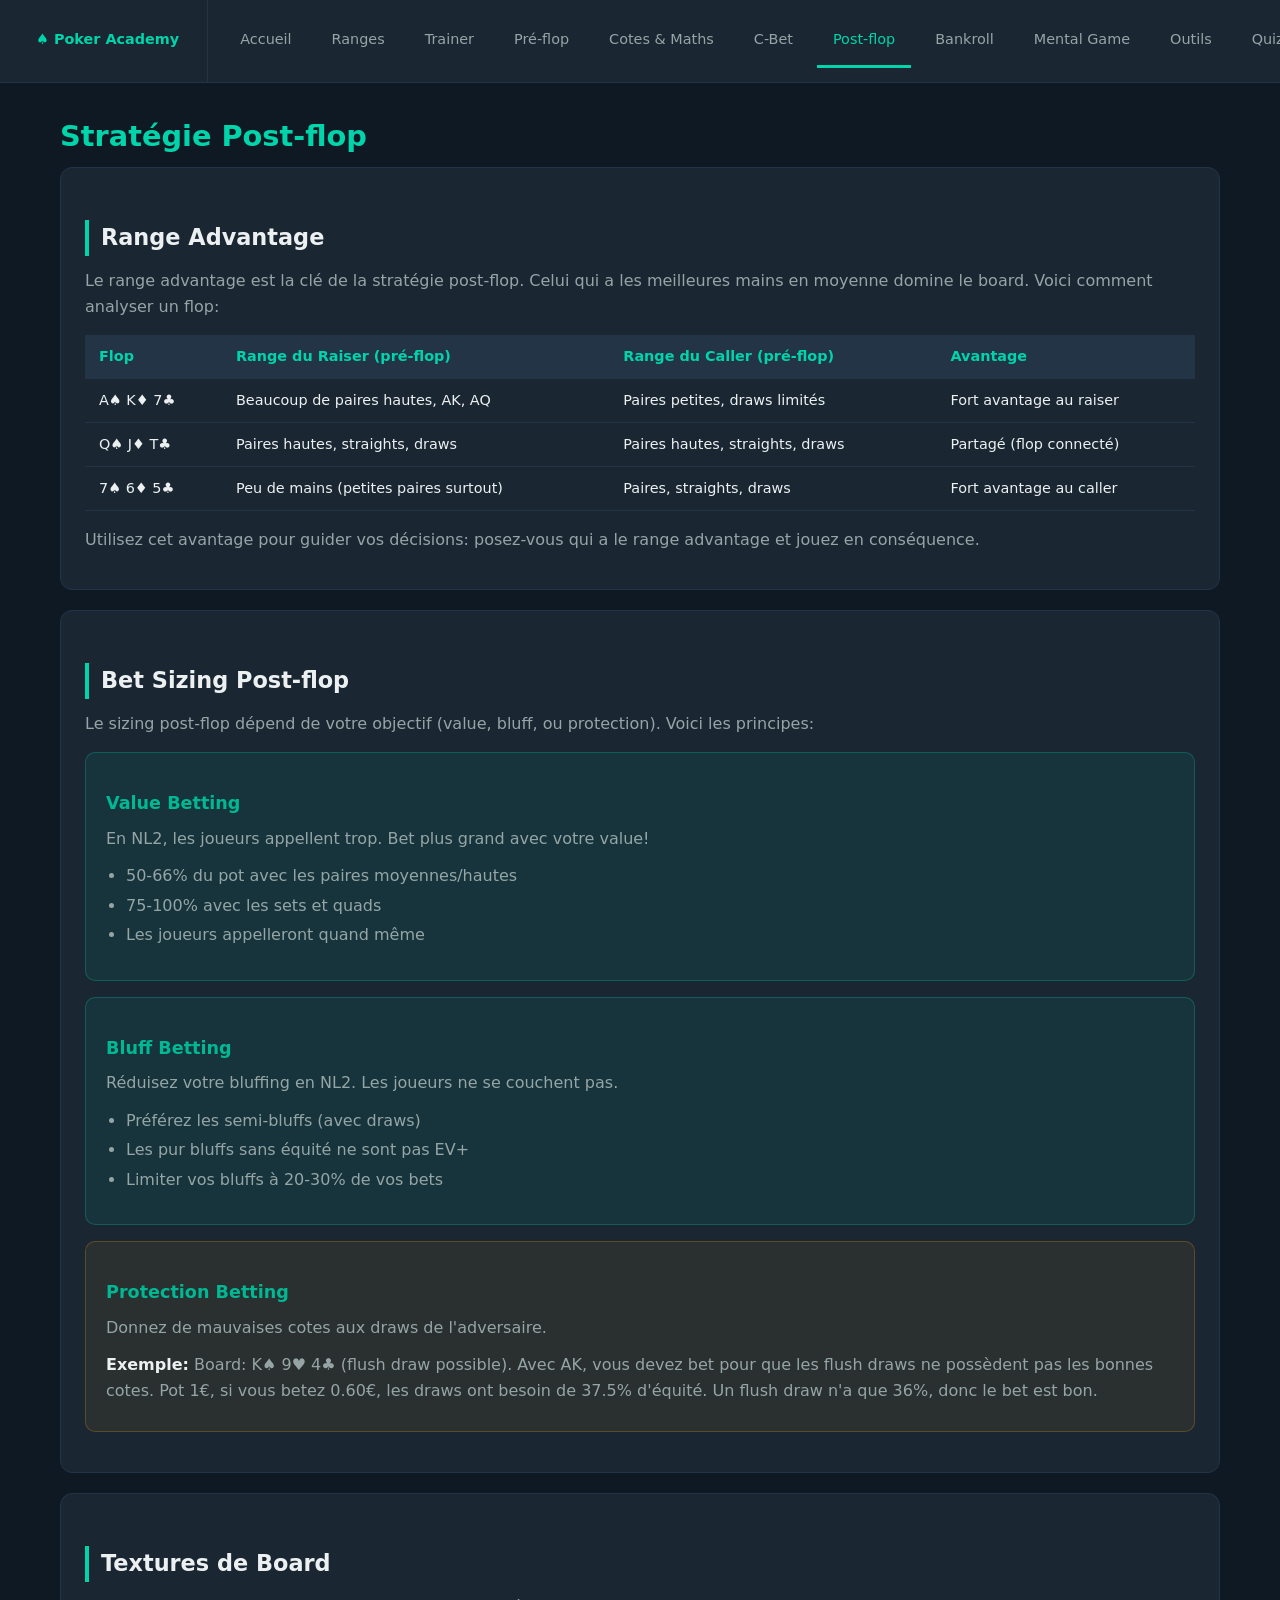
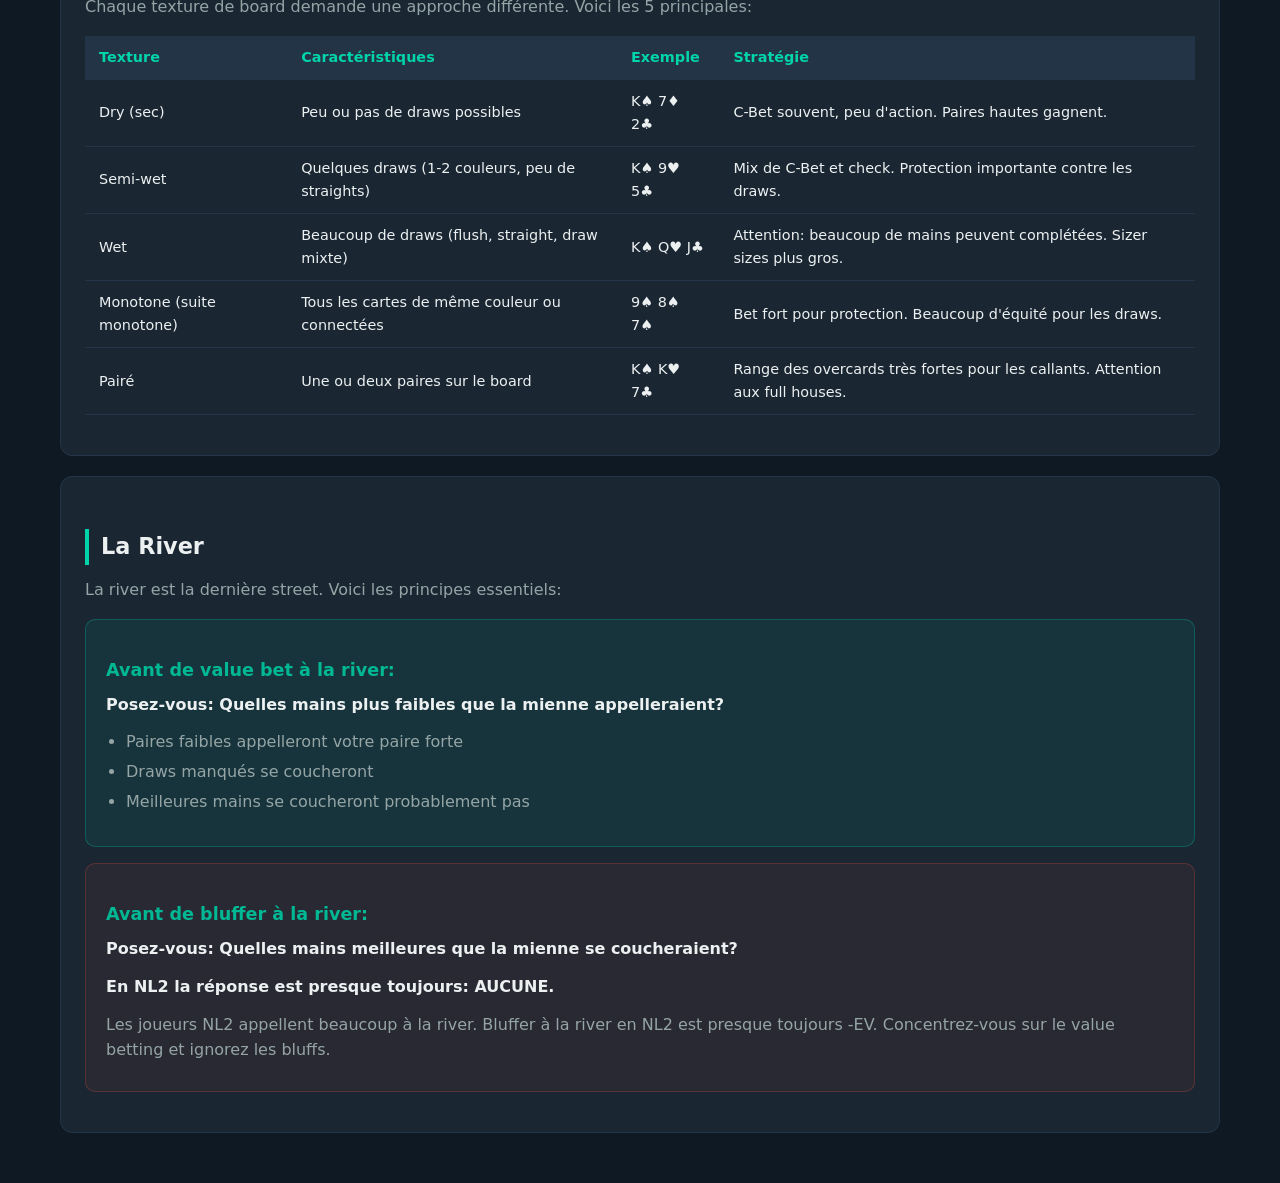
<file: postflop.html>
<!DOCTYPE html>
<html lang="fr">
<head>
<meta charset="UTF-8">
<meta name="viewport" content="width=device-width, initial-scale=1.0, viewport-fit=cover">
<meta name="apple-mobile-web-app-capable" content="yes">
<meta name="apple-mobile-web-app-status-bar-style" content="black-translucent">
<meta name="apple-mobile-web-app-title" content="Poker">
<meta name="theme-color" content="#0f1923">
<link rel="apple-touch-icon" href="apple-touch-icon.png">
<link rel="manifest" href="manifest.json">
<title>Post-flop — Poker Academy</title>
<link rel="stylesheet" href="styles.css?v=3">
</head>
<body>
<nav class="topnav">
  <div class="logo"><a href="index.html">&#9824; Poker Academy</a></div>
  <a href="index.html">Accueil</a>
  <a href="ranges.html">Ranges</a>
  <a href="trainer.html">Trainer</a>
  <a href="preflop.html">Pré-flop</a>
  <a href="odds.html">Cotes &amp; Maths</a>
  <a href="cbet.html">C-Bet</a>
  <a href="postflop.html" class="active">Post-flop</a>
  <a href="bankroll.html">Bankroll</a>
  <a href="mental.html">Mental Game</a>
  <a href="tools.html">Outils</a>
  <a href="quiz.html">Quiz</a>
  <a href="parcours.html">Parcours</a>
</nav>
<div class="main">
  <h1>Stratégie Post-flop</h1>

  <div class="card">
    <h2>Range Advantage</h2>
    <p>Le range advantage est la clé de la stratégie post-flop. Celui qui a les meilleures mains en moyenne domine le board. Voici comment analyser un flop:</p>
    <table>
      <tr>
        <th>Flop</th>
        <th>Range du Raiser (pré-flop)</th>
        <th>Range du Caller (pré-flop)</th>
        <th>Avantage</th>
      </tr>
      <tr>
        <td>A♠ K♦ 7♣</td>
        <td>Beaucoup de paires hautes, AK, AQ</td>
        <td>Paires petites, draws limités</td>
        <td>Fort avantage au raiser</td>
      </tr>
      <tr>
        <td>Q♠ J♦ T♣</td>
        <td>Paires hautes, straights, draws</td>
        <td>Paires hautes, straights, draws</td>
        <td>Partagé (flop connecté)</td>
      </tr>
      <tr>
        <td>7♠ 6♦ 5♣</td>
        <td>Peu de mains (petites paires surtout)</td>
        <td>Paires, straights, draws</td>
        <td>Fort avantage au caller</td>
      </tr>
    </table>
    <p>Utilisez cet avantage pour guider vos décisions: posez-vous qui a le range advantage et jouez en conséquence.</p>
  </div>

  <div class="card">
    <h2>Bet Sizing Post-flop</h2>
    <p>Le sizing post-flop dépend de votre objectif (value, bluff, ou protection). Voici les principes:</p>

    <div class="info-box">
      <h3>Value Betting</h3>
      <p>En NL2, les joueurs appellent trop. Bet plus grand avec votre value!</p>
      <ul>
        <li>50-66% du pot avec les paires moyennes/hautes</li>
        <li>75-100% avec les sets et quads</li>
        <li>Les joueurs appelleront quand même</li>
      </ul>
    </div>

    <div class="info-box">
      <h3>Bluff Betting</h3>
      <p>Réduisez votre bluffing en NL2. Les joueurs ne se couchent pas.</p>
      <ul>
        <li>Préférez les semi-bluffs (avec draws)</li>
        <li>Les pur bluffs sans équité ne sont pas EV+</li>
        <li>Limiter vos bluffs à 20-30% de vos bets</li>
      </ul>
    </div>

    <div class="info-box warning">
      <h3>Protection Betting</h3>
      <p>Donnez de mauvaises cotes aux draws de l'adversaire.</p>
      <p><strong>Exemple:</strong> Board: K♠ 9♥ 4♣ (flush draw possible). Avec AK, vous devez bet pour que les flush draws ne possèdent pas les bonnes cotes. Pot 1€, si vous betez 0.60€, les draws ont besoin de 37.5% d'équité. Un flush draw n'a que 36%, donc le bet est bon.</p>
    </div>
  </div>

  <div class="card">
    <h2>Textures de Board</h2>
    <p>Chaque texture de board demande une approche différente. Voici les 5 principales:</p>
    <table>
      <tr>
        <th>Texture</th>
        <th>Caractéristiques</th>
        <th>Exemple</th>
        <th>Stratégie</th>
      </tr>
      <tr>
        <td>Dry (sec)</td>
        <td>Peu ou pas de draws possibles</td>
        <td>K♠ 7♦ 2♣</td>
        <td>C-Bet souvent, peu d'action. Paires hautes gagnent.</td>
      </tr>
      <tr>
        <td>Semi-wet</td>
        <td>Quelques draws (1-2 couleurs, peu de straights)</td>
        <td>K♠ 9♥ 5♣</td>
        <td>Mix de C-Bet et check. Protection importante contre les draws.</td>
      </tr>
      <tr>
        <td>Wet</td>
        <td>Beaucoup de draws (flush, straight, draw mixte)</td>
        <td>K♠ Q♥ J♣</td>
        <td>Attention: beaucoup de mains peuvent complétées. Sizer sizes plus gros.</td>
      </tr>
      <tr>
        <td>Monotone (suite monotone)</td>
        <td>Tous les cartes de même couleur ou connectées</td>
        <td>9♠ 8♠ 7♠</td>
        <td>Bet fort pour protection. Beaucoup d'équité pour les draws.</td>
      </tr>
      <tr>
        <td>Pairé</td>
        <td>Une ou deux paires sur le board</td>
        <td>K♠ K♥ 7♣</td>
        <td>Range des overcards très fortes pour les callants. Attention aux full houses.</td>
      </tr>
    </table>
  </div>

  <div class="card">
    <h2>La River</h2>
    <p>La river est la dernière street. Voici les principes essentiels:</p>

    <div class="info-box">
      <h3>Avant de value bet à la river:</h3>
      <p><strong>Posez-vous: Quelles mains plus faibles que la mienne appelleraient?</strong></p>
      <ul>
        <li>Paires faibles appelleront votre paire forte</li>
        <li>Draws manqués se coucheront</li>
        <li>Meilleures mains se coucheront probablement pas</li>
      </ul>
    </div>

    <div class="info-box danger">
      <h3>Avant de bluffer à la river:</h3>
      <p><strong>Posez-vous: Quelles mains meilleures que la mienne se coucheraient?</strong></p>
      <p><strong>En NL2 la réponse est presque toujours: AUCUNE.</strong></p>
      <p>Les joueurs NL2 appellent beaucoup à la river. Bluffer à la river en NL2 est presque toujours -EV. Concentrez-vous sur le value betting et ignorez les bluffs.</p>
    </div>
  </div>
</div>
<script src="app.js?v=3"></script>
</body>
</html>
</file>
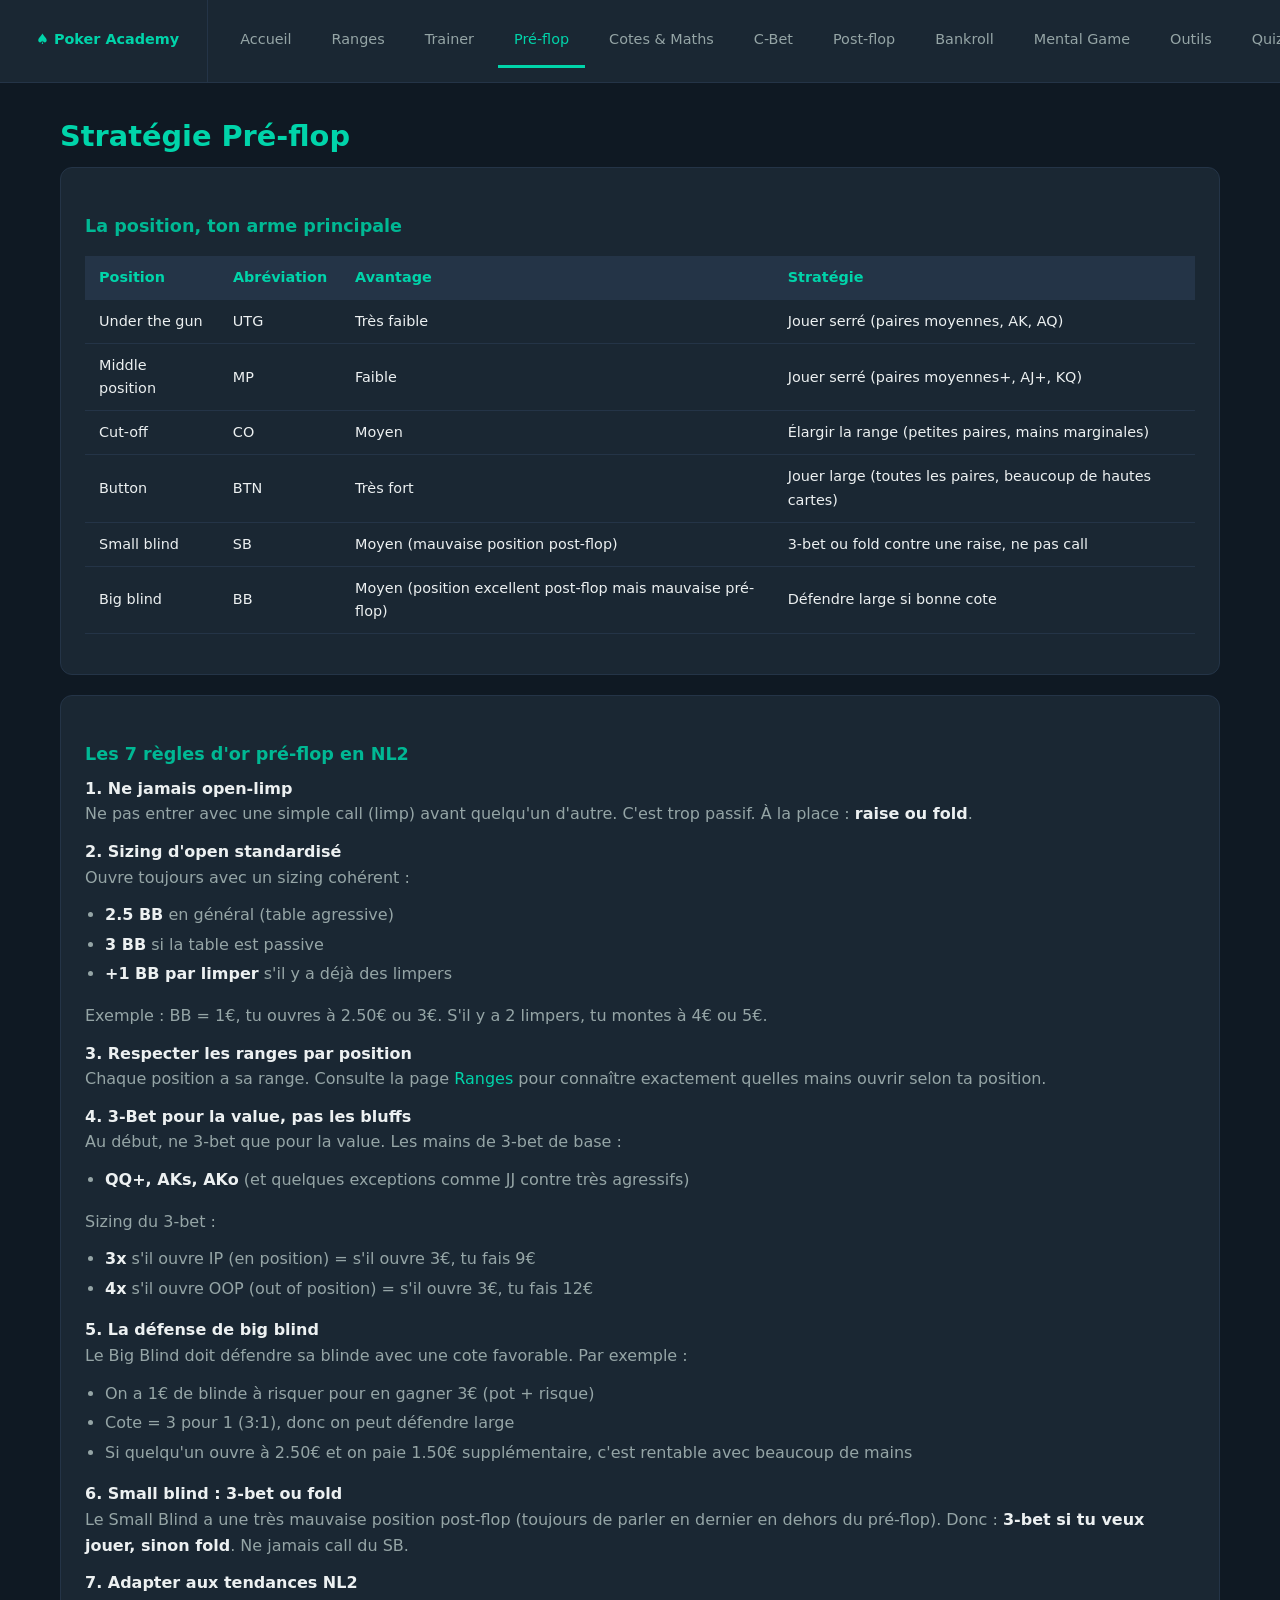
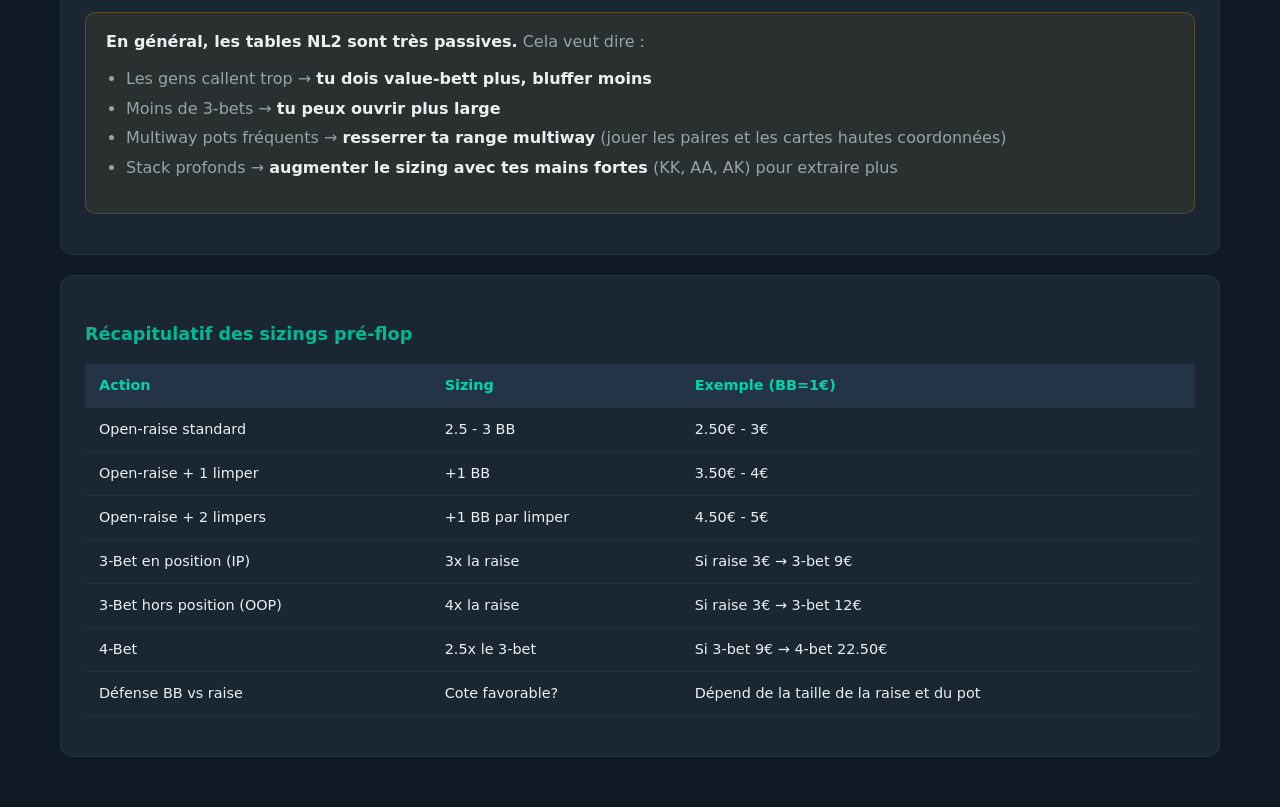
<file: preflop.html>
<!DOCTYPE html>
<html lang="fr">
<head>
<meta charset="UTF-8">
<meta name="viewport" content="width=device-width, initial-scale=1.0, viewport-fit=cover">
<meta name="apple-mobile-web-app-capable" content="yes">
<meta name="apple-mobile-web-app-status-bar-style" content="black-translucent">
<meta name="apple-mobile-web-app-title" content="Poker">
<meta name="theme-color" content="#0f1923">
<link rel="apple-touch-icon" href="apple-touch-icon.png">
<link rel="manifest" href="manifest.json">
<title>Pré-flop — Poker Academy</title>
<link rel="stylesheet" href="styles.css?v=3">
</head>
<body>
<nav class="topnav">
  <div class="logo"><a href="index.html">&#9824; Poker Academy</a></div>
  <a href="index.html">Accueil</a>
  <a href="ranges.html">Ranges</a>
  <a href="trainer.html">Trainer</a>
  <a href="preflop.html" class="active">Pré-flop</a>
  <a href="odds.html">Cotes &amp; Maths</a>
  <a href="cbet.html">C-Bet</a>
  <a href="postflop.html">Post-flop</a>
  <a href="bankroll.html">Bankroll</a>
  <a href="mental.html">Mental Game</a>
  <a href="tools.html">Outils</a>
  <a href="quiz.html">Quiz</a>
  <a href="parcours.html">Parcours</a>
</nav>
<div class="main">
  <h1>Stratégie Pré-flop</h1>

  <div class="card">
    <h3>La position, ton arme principale</h3>
    <table class="position-table">
      <thead>
        <tr>
          <th>Position</th>
          <th>Abréviation</th>
          <th>Avantage</th>
          <th>Stratégie</th>
        </tr>
      </thead>
      <tbody>
        <tr>
          <td>Under the gun</td>
          <td>UTG</td>
          <td>Très faible</td>
          <td>Jouer serré (paires moyennes, AK, AQ)</td>
        </tr>
        <tr>
          <td>Middle position</td>
          <td>MP</td>
          <td>Faible</td>
          <td>Jouer serré (paires moyennes+, AJ+, KQ)</td>
        </tr>
        <tr>
          <td>Cut-off</td>
          <td>CO</td>
          <td>Moyen</td>
          <td>Élargir la range (petites paires, mains marginales)</td>
        </tr>
        <tr>
          <td>Button</td>
          <td>BTN</td>
          <td>Très fort</td>
          <td>Jouer large (toutes les paires, beaucoup de hautes cartes)</td>
        </tr>
        <tr>
          <td>Small blind</td>
          <td>SB</td>
          <td>Moyen (mauvaise position post-flop)</td>
          <td>3-bet ou fold contre une raise, ne pas call</td>
        </tr>
        <tr>
          <td>Big blind</td>
          <td>BB</td>
          <td>Moyen (position excellent post-flop mais mauvaise pré-flop)</td>
          <td>Défendre large si bonne cote</td>
        </tr>
      </tbody>
    </table>
  </div>

  <div class="card">
    <h3>Les 7 règles d'or pré-flop en NL2</h3>

    <div class="rule">
      <h4>1. Ne jamais open-limp</h4>
      <p>Ne pas entrer avec une simple call (limp) avant quelqu'un d'autre. C'est trop passif. À la place : <strong>raise ou fold</strong>.</p>
    </div>

    <div class="rule">
      <h4>2. Sizing d'open standardisé</h4>
      <p>Ouvre toujours avec un sizing cohérent :</p>
      <ul>
        <li><strong>2.5 BB</strong> en général (table agressive)</li>
        <li><strong>3 BB</strong> si la table est passive</li>
        <li><strong>+1 BB par limper</strong> s'il y a déjà des limpers</li>
      </ul>
      <p>Exemple : BB = 1€, tu ouvres à 2.50€ ou 3€. S'il y a 2 limpers, tu montes à 4€ ou 5€.</p>
    </div>

    <div class="rule">
      <h4>3. Respecter les ranges par position</h4>
      <p>Chaque position a sa range. Consulte la page <a href="ranges.html">Ranges</a> pour connaître exactement quelles mains ouvrir selon ta position.</p>
    </div>

    <div class="rule">
      <h4>4. 3-Bet pour la value, pas les bluffs</h4>
      <p>Au début, ne 3-bet que pour la value. Les mains de 3-bet de base :</p>
      <ul>
        <li><strong>QQ+, AKs, AKo</strong> (et quelques exceptions comme JJ contre très agressifs)</li>
      </ul>
      <p>Sizing du 3-bet :</p>
      <ul>
        <li><strong>3x</strong> s'il ouvre IP (en position) = s'il ouvre 3€, tu fais 9€</li>
        <li><strong>4x</strong> s'il ouvre OOP (out of position) = s'il ouvre 3€, tu fais 12€</li>
      </ul>
    </div>

    <div class="rule">
      <h4>5. La défense de big blind</h4>
      <p>Le Big Blind doit défendre sa blinde avec une cote favorable. Par exemple :</p>
      <ul>
        <li>On a 1€ de blinde à risquer pour en gagner 3€ (pot + risque)</li>
        <li>Cote = 3 pour 1 (3:1), donc on peut défendre large</li>
        <li>Si quelqu'un ouvre à 2.50€ et on paie 1.50€ supplémentaire, c'est rentable avec beaucoup de mains</li>
      </ul>
    </div>

    <div class="rule">
      <h4>6. Small blind : 3-bet ou fold</h4>
      <p>Le Small Blind a une très mauvaise position post-flop (toujours de parler en dernier en dehors du pré-flop). Donc : <strong>3-bet si tu veux jouer, sinon fold</strong>. Ne jamais call du SB.</p>
    </div>

    <div class="rule">
      <h4>7. Adapter aux tendances NL2</h4>
      <div class="info-box warning">
        <p><strong>En général, les tables NL2 sont très passives.</strong> Cela veut dire :</p>
        <ul>
          <li>Les gens callent trop → <strong>tu dois value-bett plus, bluffer moins</strong></li>
          <li>Moins de 3-bets → <strong>tu peux ouvrir plus large</strong></li>
          <li>Multiway pots fréquents → <strong>resserrer ta range multiway</strong> (jouer les paires et les cartes hautes coordonnées)</li>
          <li>Stack profonds → <strong>augmenter le sizing avec tes mains fortes</strong> (KK, AA, AK) pour extraire plus</li>
        </ul>
      </div>
    </div>
  </div>

  <div class="card">
    <h3>Récapitulatif des sizings pré-flop</h3>
    <table class="sizing-table">
      <thead>
        <tr>
          <th>Action</th>
          <th>Sizing</th>
          <th>Exemple (BB=1€)</th>
        </tr>
      </thead>
      <tbody>
        <tr>
          <td>Open-raise standard</td>
          <td>2.5 - 3 BB</td>
          <td>2.50€ - 3€</td>
        </tr>
        <tr>
          <td>Open-raise + 1 limper</td>
          <td>+1 BB</td>
          <td>3.50€ - 4€</td>
        </tr>
        <tr>
          <td>Open-raise + 2 limpers</td>
          <td>+1 BB par limper</td>
          <td>4.50€ - 5€</td>
        </tr>
        <tr>
          <td>3-Bet en position (IP)</td>
          <td>3x la raise</td>
          <td>Si raise 3€ → 3-bet 9€</td>
        </tr>
        <tr>
          <td>3-Bet hors position (OOP)</td>
          <td>4x la raise</td>
          <td>Si raise 3€ → 3-bet 12€</td>
        </tr>
        <tr>
          <td>4-Bet</td>
          <td>2.5x le 3-bet</td>
          <td>Si 3-bet 9€ → 4-bet 22.50€</td>
        </tr>
        <tr>
          <td>Défense BB vs raise</td>
          <td>Cote favorable?</td>
          <td>Dépend de la taille de la raise et du pot</td>
        </tr>
      </tbody>
    </table>
  </div>
</div>
<script src="app.js?v=3"></script>
</body>
</html>
</file>
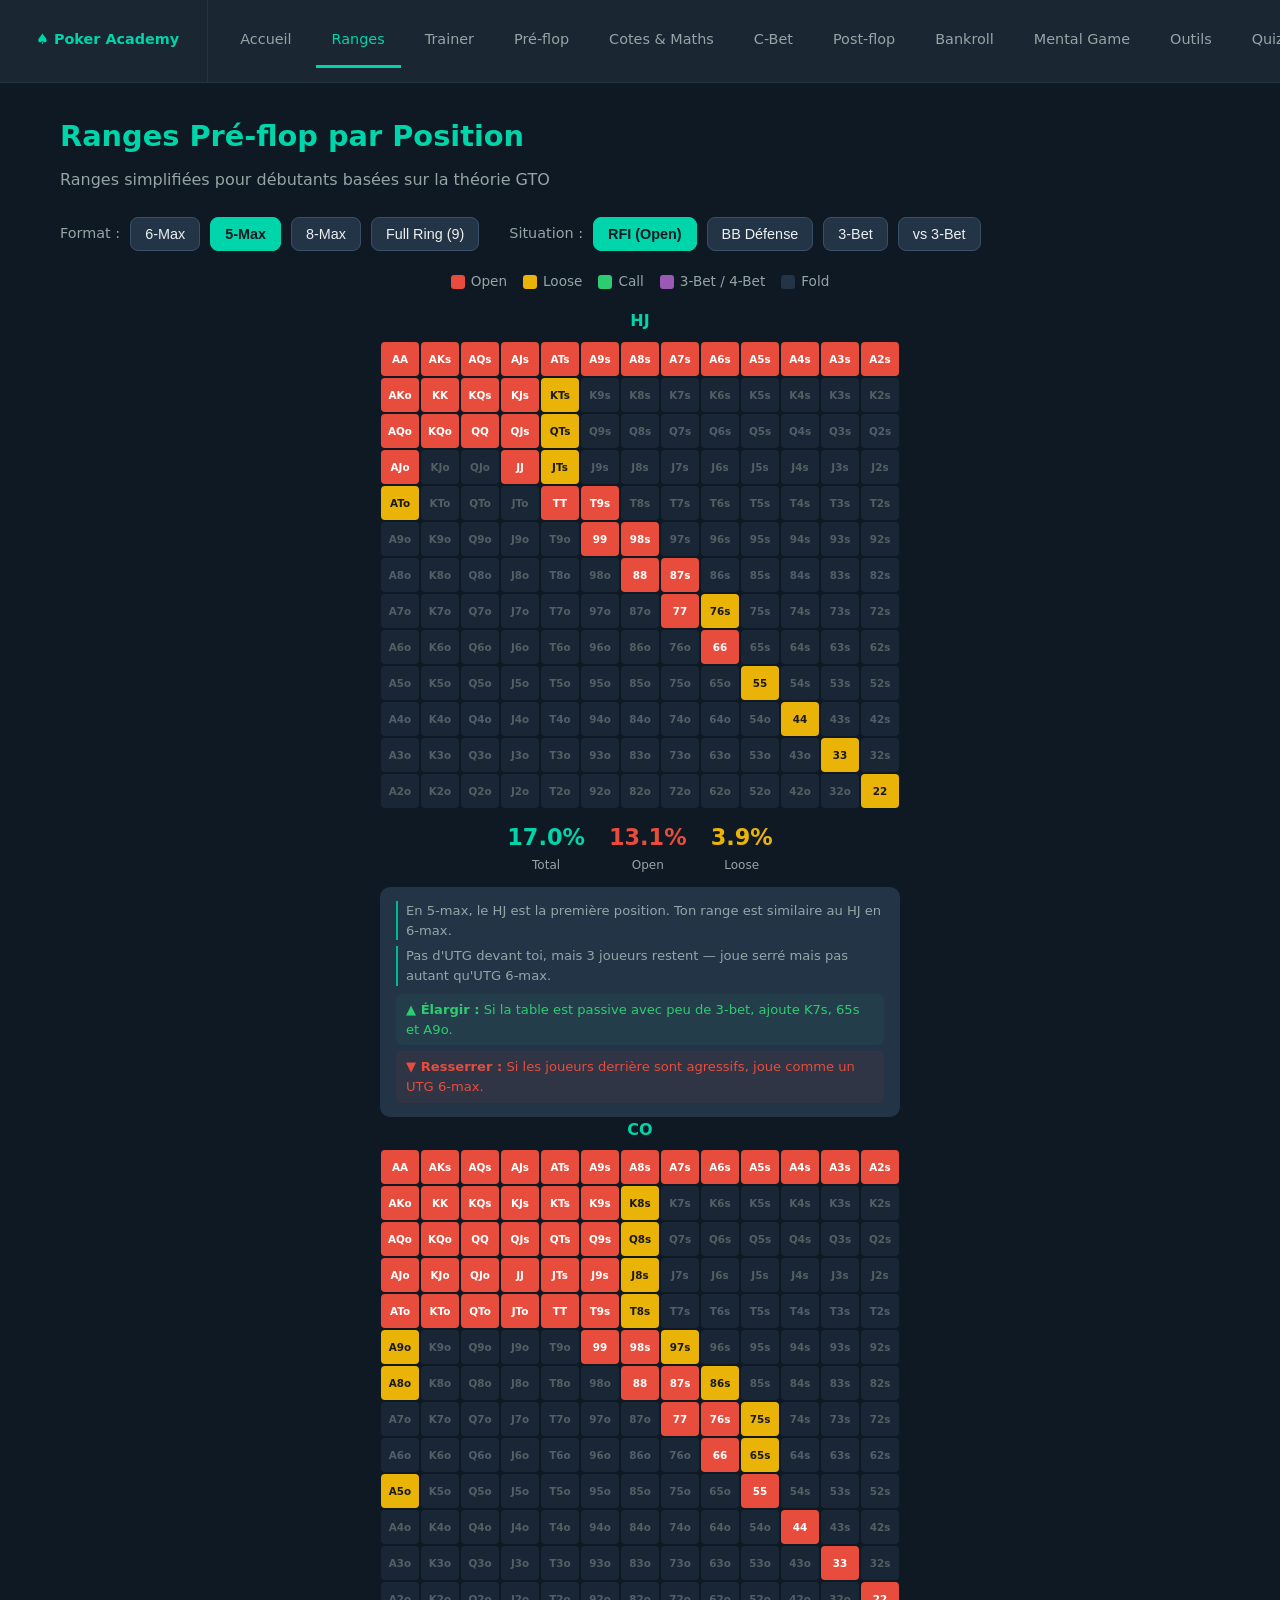
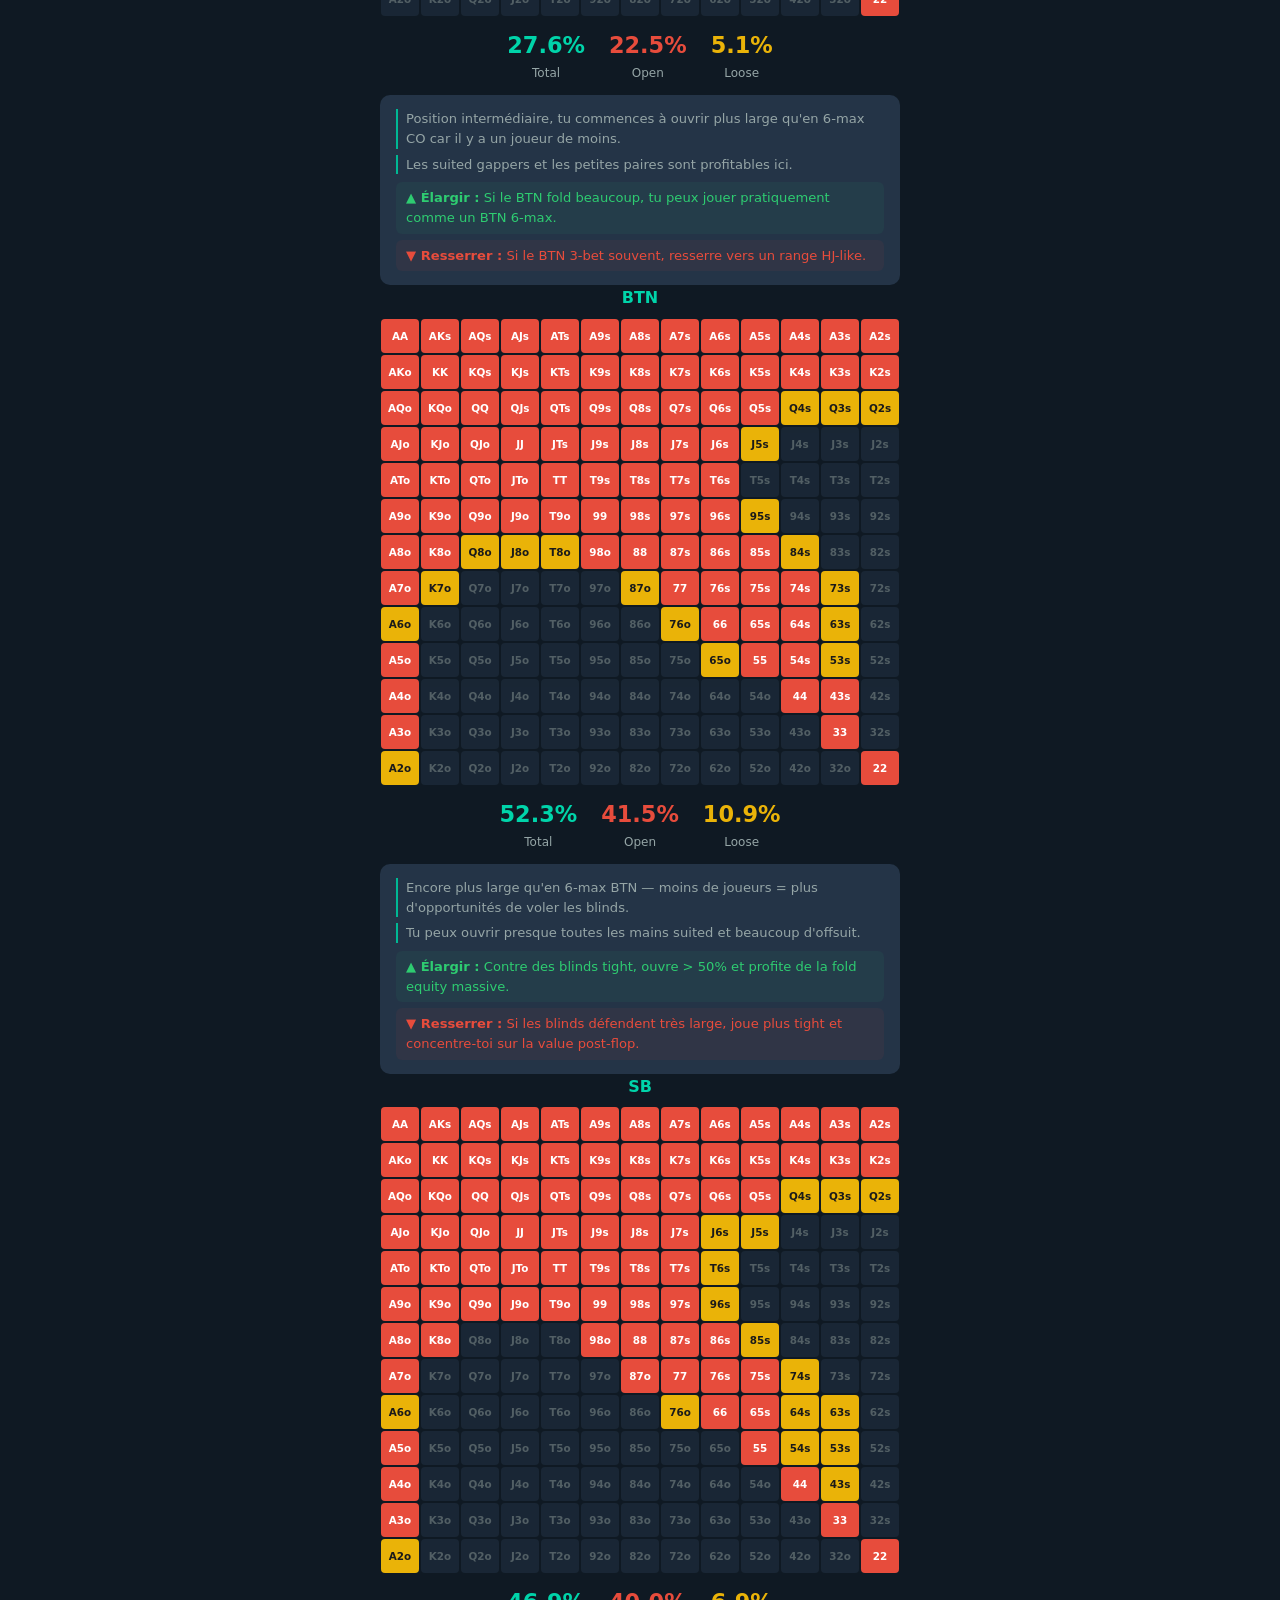
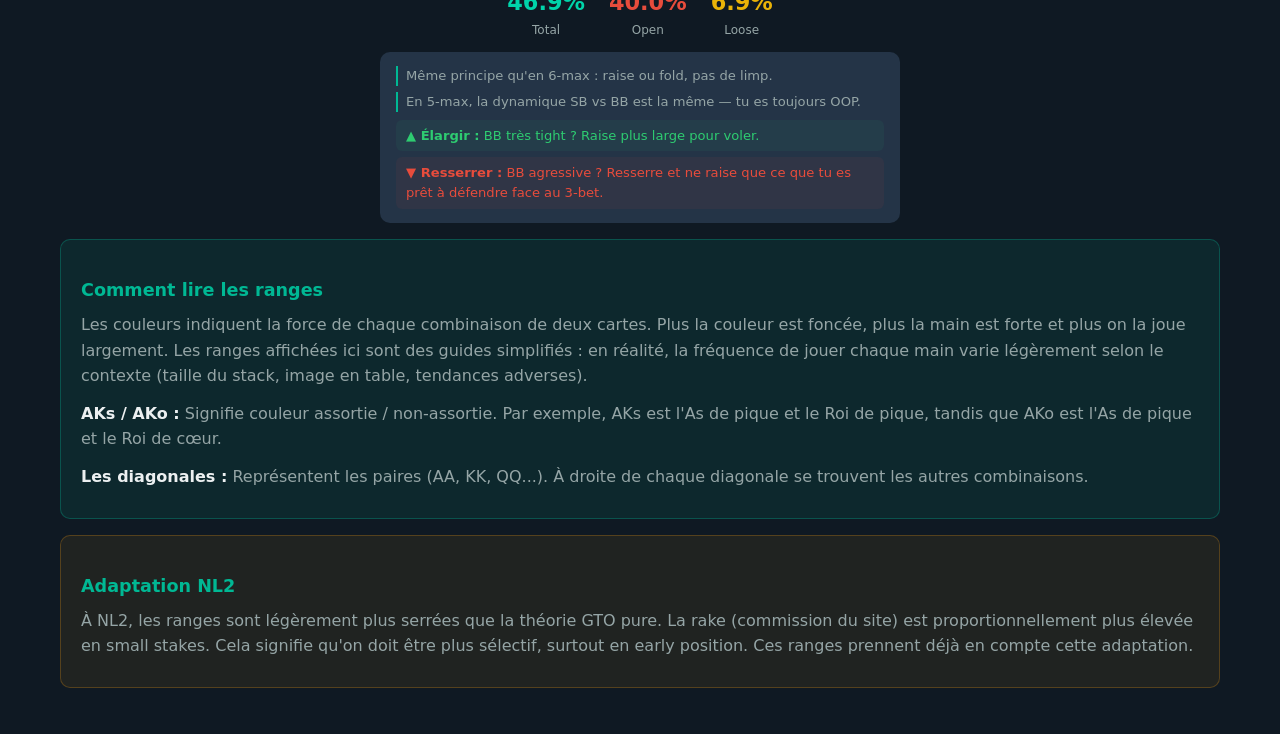
<file: ranges.html>
<!DOCTYPE html>
<html lang="fr">
<head>
<meta charset="UTF-8">
<meta name="viewport" content="width=device-width, initial-scale=1.0, viewport-fit=cover">
<meta name="apple-mobile-web-app-capable" content="yes">
<meta name="apple-mobile-web-app-status-bar-style" content="black-translucent">
<meta name="apple-mobile-web-app-title" content="Poker">
<meta name="theme-color" content="#0f1923">
<link rel="apple-touch-icon" href="apple-touch-icon.png">
<link rel="manifest" href="manifest.json">
<title>Ranges — Poker Academy</title>
<link rel="stylesheet" href="styles.css?v=3">
</head>
<body>
<nav class="topnav">
  <div class="logo"><a href="index.html">&#9824; Poker Academy</a></div>
  <a href="index.html">Accueil</a>
  <a href="ranges.html" class="active">Ranges</a>
  <a href="trainer.html">Trainer</a>
  <a href="preflop.html">Pré-flop</a>
  <a href="odds.html">Cotes &amp; Maths</a>
  <a href="cbet.html">C-Bet</a>
  <a href="postflop.html">Post-flop</a>
  <a href="bankroll.html">Bankroll</a>
  <a href="mental.html">Mental Game</a>
  <a href="tools.html">Outils</a>
  <a href="quiz.html">Quiz</a>
  <a href="parcours.html">Parcours</a>
</nav>
<div class="main">
  <h1>Ranges Pré-flop par Position</h1>
  <p class="subtitle">Ranges simplifiées pour débutants basées sur la théorie GTO</p>

  <div class="range-controls">
    <label>Format :</label>
    <button id="btn-6max" onclick="setFormat('6max')">6-Max</button>
    <button id="btn-5max" class="btn-active" onclick="setFormat('5max')">5-Max</button>
    <button id="btn-8max" onclick="setFormat('8max')">8-Max</button>
    <button id="btn-fr" onclick="setFormat('fr')">Full Ring (9)</button>

    <label style="margin-left:20px;">Situation :</label>
    <button id="btn-rfi" class="btn-active" onclick="setSituation('rfi')">RFI (Open)</button>
    <button id="btn-bbdef" onclick="setSituation('bbdef')">BB Défense</button>
    <button id="btn-3bet" onclick="setSituation('3bet')">3-Bet</button>
    <button id="btn-vs3bet" onclick="setSituation('vs3bet')">vs 3-Bet</button>
  </div>

  <div class="range-legend">
    <span><span class="dot" style="background:var(--raise)"></span> Open</span>
    <span><span class="dot" style="background:var(--loose)"></span> Loose</span>
    <span><span class="dot" style="background:var(--call)"></span> Call</span>
    <span><span class="dot" style="background:var(--threebet)"></span> 3-Bet / 4-Bet</span>
    <span><span class="dot" style="background:var(--fold)"></span> Fold</span>
  </div>

  <div id="range-stats-display"></div>
  <div id="range-display"></div>

  <div class="info-box">
    <h3>Comment lire les ranges</h3>
    <p>Les couleurs indiquent la force de chaque combinaison de deux cartes. Plus la couleur est foncée, plus la main est forte et plus on la joue largement. Les ranges affichées ici sont des guides simplifiés : en réalité, la fréquence de jouer chaque main varie légèrement selon le contexte (taille du stack, image en table, tendances adverses).</p>
    <p><strong>AKs / AKo :</strong> Signifie couleur assortie / non-assortie. Par exemple, AKs est l'As de pique et le Roi de pique, tandis que AKo est l'As de pique et le Roi de cœur.</p>
    <p><strong>Les diagonales :</strong> Représentent les paires (AA, KK, QQ...). À droite de chaque diagonale se trouvent les autres combinaisons.</p>
  </div>

  <div class="info-box warning">
    <h3>Adaptation NL2</h3>
    <p>À NL2, les ranges sont légèrement plus serrées que la théorie GTO pure. La rake (commission du site) est proportionnellement plus élevée en small stakes. Cela signifie qu'on doit être plus sélectif, surtout en early position. Ces ranges prennent déjà en compte cette adaptation.</p>
  </div>
</div>
<script src="app.js?v=3"></script>
</body>
</html>
</file>
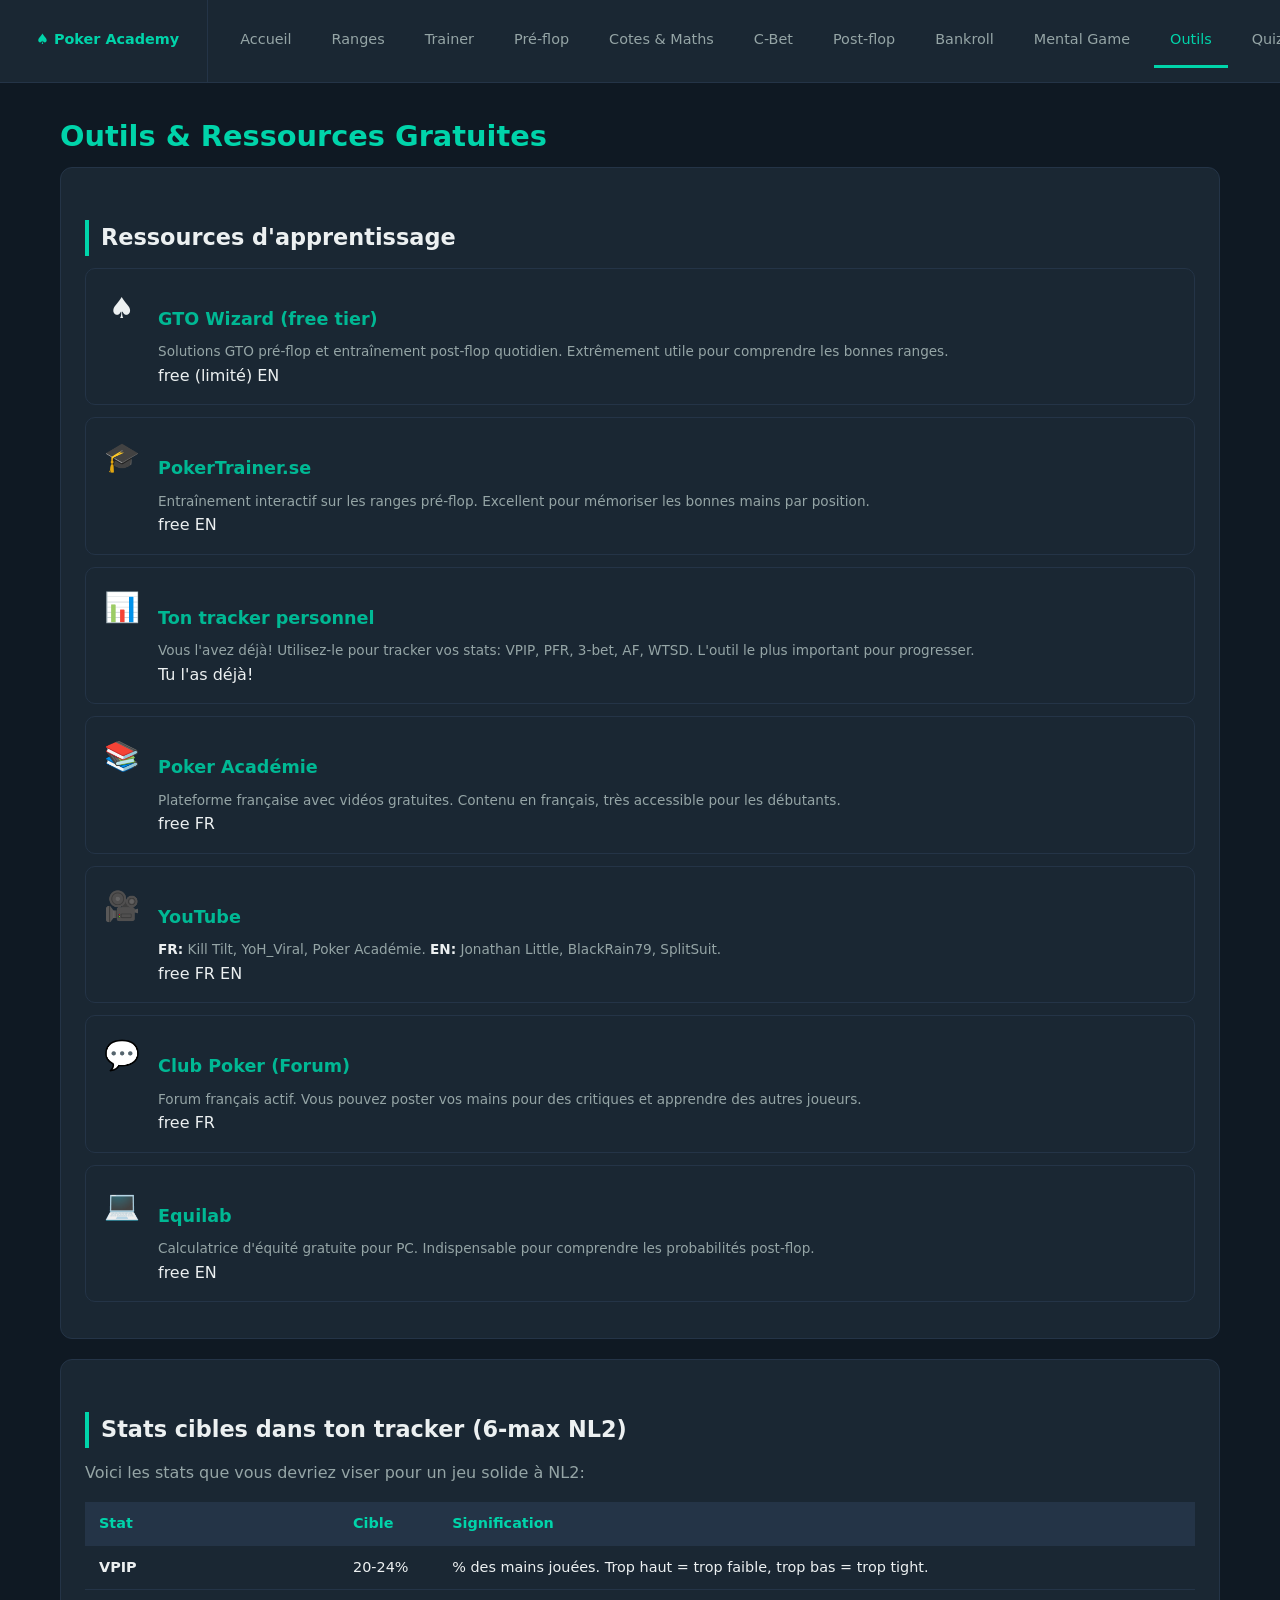
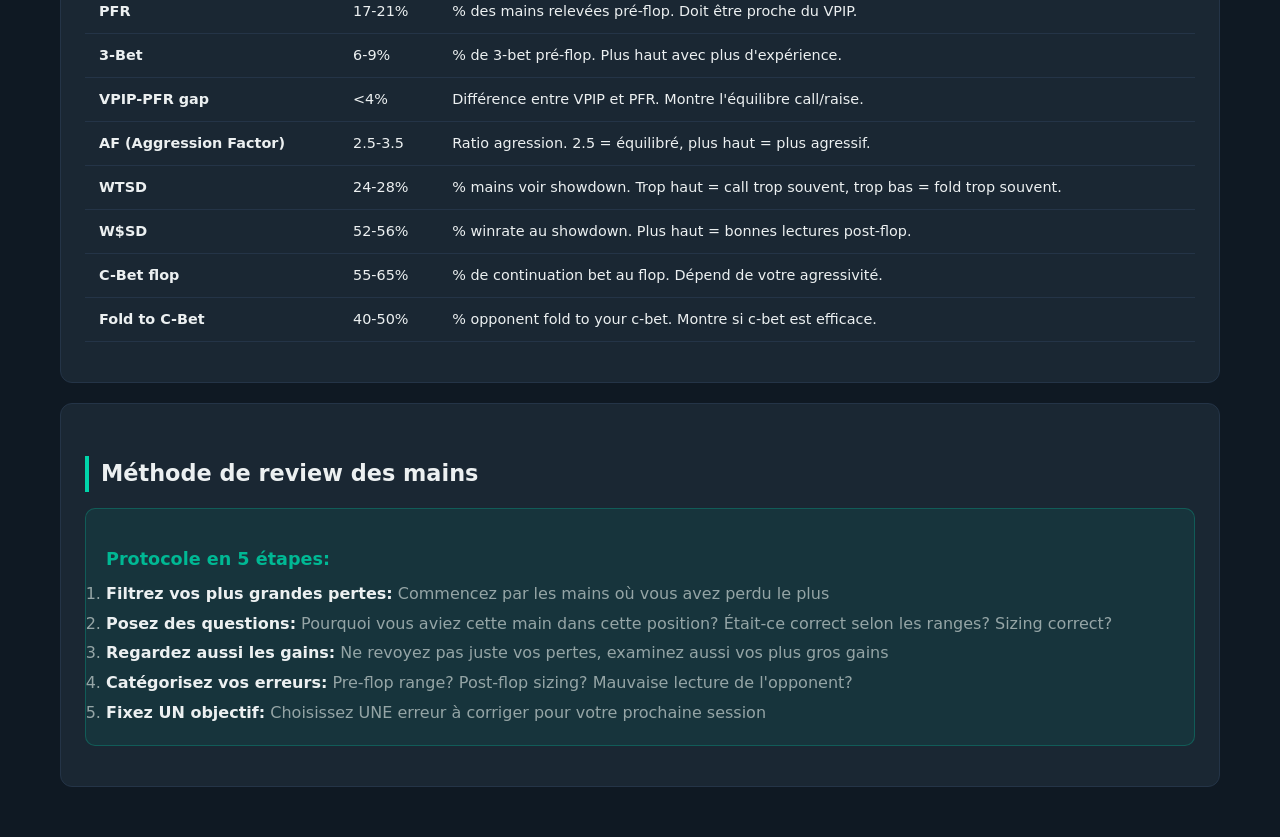
<file: tools.html>
<!DOCTYPE html>
<html lang="fr">
<head>
<meta charset="UTF-8">
<meta name="viewport" content="width=device-width, initial-scale=1.0, viewport-fit=cover">
<meta name="apple-mobile-web-app-capable" content="yes">
<meta name="apple-mobile-web-app-status-bar-style" content="black-translucent">
<meta name="apple-mobile-web-app-title" content="Poker">
<meta name="theme-color" content="#0f1923">
<link rel="apple-touch-icon" href="apple-touch-icon.png">
<link rel="manifest" href="manifest.json">
<title>Outils & Ressources — Poker Academy</title>
<link rel="stylesheet" href="styles.css?v=3">
</head>
<body>
<nav class="topnav">
  <div class="logo"><a href="index.html">&#9824; Poker Academy</a></div>
  <a href="index.html">Accueil</a>
  <a href="ranges.html">Ranges</a>
  <a href="trainer.html">Trainer</a>
  <a href="preflop.html">Pré-flop</a>
  <a href="odds.html">Cotes &amp; Maths</a>
  <a href="cbet.html">C-Bet</a>
  <a href="postflop.html">Post-flop</a>
  <a href="bankroll.html">Bankroll</a>
  <a href="mental.html">Mental Game</a>
  <a href="tools.html" class="active">Outils</a>
  <a href="quiz.html">Quiz</a>
  <a href="parcours.html">Parcours</a>
</nav>

<div class="main">
  <h1>Outils & Ressources Gratuites</h1>

  <div class="card">
    <h2>Ressources d'apprentissage</h2>

    <div class="resource">
      <div class="resource-icon">♠</div>
      <div class="resource-info">
        <h3>GTO Wizard (free tier)</h3>
        <p>Solutions GTO pré-flop et entraînement post-flop quotidien. Extrêmement utile pour comprendre les bonnes ranges.</p>
        <div class="tags">
          <span class="tag">free (limité)</span>
          <span class="tag">EN</span>
        </div>
      </div>
    </div>

    <div class="resource">
      <div class="resource-icon">🎓</div>
      <div class="resource-info">
        <h3>PokerTrainer.se</h3>
        <p>Entraînement interactif sur les ranges pré-flop. Excellent pour mémoriser les bonnes mains par position.</p>
        <div class="tags">
          <span class="tag">free</span>
          <span class="tag">EN</span>
        </div>
      </div>
    </div>

    <div class="resource">
      <div class="resource-icon">📊</div>
      <div class="resource-info">
        <h3>Ton tracker personnel</h3>
        <p>Vous l'avez déjà! Utilisez-le pour tracker vos stats: VPIP, PFR, 3-bet, AF, WTSD. L'outil le plus important pour progresser.</p>
        <div class="tags">
          <span class="tag">Tu l'as déjà!</span>
        </div>
      </div>
    </div>

    <div class="resource">
      <div class="resource-icon">📚</div>
      <div class="resource-info">
        <h3>Poker Académie</h3>
        <p>Plateforme française avec vidéos gratuites. Contenu en français, très accessible pour les débutants.</p>
        <div class="tags">
          <span class="tag">free</span>
          <span class="tag">FR</span>
        </div>
      </div>
    </div>

    <div class="resource">
      <div class="resource-icon">🎥</div>
      <div class="resource-info">
        <h3>YouTube</h3>
        <p><strong>FR:</strong> Kill Tilt, YoH_Viral, Poker Académie. <strong>EN:</strong> Jonathan Little, BlackRain79, SplitSuit.</p>
        <div class="tags">
          <span class="tag">free</span>
          <span class="tag">FR</span>
          <span class="tag">EN</span>
        </div>
      </div>
    </div>

    <div class="resource">
      <div class="resource-icon">💬</div>
      <div class="resource-info">
        <h3>Club Poker (Forum)</h3>
        <p>Forum français actif. Vous pouvez poster vos mains pour des critiques et apprendre des autres joueurs.</p>
        <div class="tags">
          <span class="tag">free</span>
          <span class="tag">FR</span>
        </div>
      </div>
    </div>

    <div class="resource">
      <div class="resource-icon">💻</div>
      <div class="resource-info">
        <h3>Equilab</h3>
        <p>Calculatrice d'équité gratuite pour PC. Indispensable pour comprendre les probabilités post-flop.</p>
        <div class="tags">
          <span class="tag">free</span>
          <span class="tag">EN</span>
        </div>
      </div>
    </div>
  </div>

  <div class="card">
    <h2>Stats cibles dans ton tracker (6-max NL2)</h2>
    <p>Voici les stats que vous devriez viser pour un jeu solide à NL2:</p>
    <table class="stats-table">
      <thead>
        <tr>
          <th>Stat</th>
          <th>Cible</th>
          <th>Signification</th>
        </tr>
      </thead>
      <tbody>
        <tr>
          <td><strong>VPIP</strong></td>
          <td>20-24%</td>
          <td>% des mains jouées. Trop haut = trop faible, trop bas = trop tight.</td>
        </tr>
        <tr>
          <td><strong>PFR</strong></td>
          <td>17-21%</td>
          <td>% des mains relevées pré-flop. Doit être proche du VPIP.</td>
        </tr>
        <tr>
          <td><strong>3-Bet</strong></td>
          <td>6-9%</td>
          <td>% de 3-bet pré-flop. Plus haut avec plus d'expérience.</td>
        </tr>
        <tr>
          <td><strong>VPIP-PFR gap</strong></td>
          <td>&lt;4%</td>
          <td>Différence entre VPIP et PFR. Montre l'équilibre call/raise.</td>
        </tr>
        <tr>
          <td><strong>AF (Aggression Factor)</strong></td>
          <td>2.5-3.5</td>
          <td>Ratio agression. 2.5 = équilibré, plus haut = plus agressif.</td>
        </tr>
        <tr>
          <td><strong>WTSD</strong></td>
          <td>24-28%</td>
          <td>% mains voir showdown. Trop haut = call trop souvent, trop bas = fold trop souvent.</td>
        </tr>
        <tr>
          <td><strong>W$SD</strong></td>
          <td>52-56%</td>
          <td>% winrate au showdown. Plus haut = bonnes lectures post-flop.</td>
        </tr>
        <tr>
          <td><strong>C-Bet flop</strong></td>
          <td>55-65%</td>
          <td>% de continuation bet au flop. Dépend de votre agressivité.</td>
        </tr>
        <tr>
          <td><strong>Fold to C-Bet</strong></td>
          <td>40-50%</td>
          <td>% opponent fold to your c-bet. Montre si c-bet est efficace.</td>
        </tr>
      </tbody>
    </table>
  </div>

  <div class="card">
    <h2>Méthode de review des mains</h2>
    <div class="info-box">
      <h3>Protocole en 5 étapes:</h3>
      <ol>
        <li><strong>Filtrez vos plus grandes pertes:</strong> Commencez par les mains où vous avez perdu le plus</li>
        <li><strong>Posez des questions:</strong> Pourquoi vous aviez cette main dans cette position? Était-ce correct selon les ranges? Sizing correct?</li>
        <li><strong>Regardez aussi les gains:</strong> Ne revoyez pas juste vos pertes, examinez aussi vos plus gros gains</li>
        <li><strong>Catégorisez vos erreurs:</strong> Pre-flop range? Post-flop sizing? Mauvaise lecture de l'opponent?</li>
        <li><strong>Fixez UN objectif:</strong> Choisissez UNE erreur à corriger pour votre prochaine session</li>
      </ol>
    </div>
  </div>

</div>

<script src="app.js?v=3"></script>
</body>
</html>
</file>
<file: styles.css>
/* ============================================================
   POKER ACADEMY — Shared Styles
   ============================================================ */

:root {
  --bg: #0f1923;
  --bg2: #1a2733;
  --bg3: #243447;
  --accent: #00d4aa;
  --accent2: #00b894;
  --red: #e74c3c;
  --orange: #f39c12;
  --yellow: #f1c40f;
  --blue: #3498db;
  --purple: #9b59b6;
  --text: #ecf0f1;
  --text2: #95a5a6;
  --raise: #e74c3c;
  --call: #2ecc71;
  --fold: #243447;
  --raise-light: rgba(231,76,60,0.7);
  --call-light: rgba(46,204,113,0.5);
  --threebet: #9b59b6;
  --threebet-light: rgba(155,89,182,0.6);
  --loose: #eab308;
  --loose-light: rgba(234,179,8,0.6);
}

* { margin:0; padding:0; box-sizing:border-box; }

body {
  font-family: 'Segoe UI', system-ui, -apple-system, sans-serif;
  background: var(--bg);
  color: var(--text);
  line-height: 1.6;
  min-height: 100vh;
}

/* ---- NAV ---- */
.topnav {
  background: var(--bg2);
  border-bottom: 1px solid var(--bg3);
  padding: 0 20px;
  display: flex;
  align-items: center;
  gap: 8px;
  overflow-x: auto;
  position: sticky;
  top: 0;
  z-index: 100;
}
.topnav .logo {
  font-weight: 800;
  font-size: 1.1rem;
  color: var(--accent);
  padding: 14px 12px 14px 0;
  border-right: 1px solid var(--bg3);
  margin-right: 8px;
  white-space: nowrap;
}
.topnav .logo a { color: var(--accent); text-decoration: none; }
.topnav a {
  color: var(--text2);
  text-decoration: none;
  padding: 14px 16px;
  font-size: 0.9rem;
  border-bottom: 3px solid transparent;
  white-space: nowrap;
  transition: all 0.2s;
  display: inline-block;
}
.topnav a:hover { color: var(--text); }
.topnav a.active {
  color: var(--accent);
  border-bottom-color: var(--accent);
}

/* ---- MAIN ---- */
.main { max-width: 1200px; margin: 0 auto; padding: 30px 20px; }

h1 { font-size: 1.8rem; margin-bottom: 8px; color: var(--accent); }
h2 { font-size: 1.4rem; margin: 28px 0 12px; color: var(--text); border-left: 4px solid var(--accent); padding-left: 12px; }
h3 { font-size: 1.1rem; margin: 20px 0 8px; color: var(--accent2); }
p { margin-bottom: 12px; color: var(--text2); }
strong, b { color: var(--text); }
a { color: var(--accent); text-decoration: none; }
a:hover { text-decoration: underline; }

.subtitle { color: var(--text2); margin-bottom: 24px; font-size: 1rem; }
.highlight { color: var(--accent); font-weight: 600; }

ul { margin: 8px 0 16px 20px; }
li { color: var(--text2); margin: 4px 0; }
li strong { color: var(--text); }

/* ---- CARD ---- */
.card {
  background: var(--bg2);
  border: 1px solid var(--bg3);
  border-radius: 12px;
  padding: 24px;
  margin-bottom: 20px;
}
.card-grid {
  display: grid;
  grid-template-columns: repeat(auto-fit, minmax(320px, 1fr));
  gap: 16px;
  margin: 16px 0;
}

/* ---- INFO BOXES ---- */
.info-box {
  background: rgba(0,212,170,0.08);
  border: 1px solid rgba(0,212,170,0.25);
  border-radius: 10px;
  padding: 16px 20px;
  margin: 16px 0;
}
.info-box.warning {
  background: rgba(243,156,18,0.08);
  border-color: rgba(243,156,18,0.25);
}
.info-box.danger {
  background: rgba(231,76,60,0.08);
  border-color: rgba(231,76,60,0.25);
}
.info-box-title {
  font-weight: 700;
  margin-bottom: 6px;
  color: var(--accent);
}
.info-box.warning .info-box-title { color: var(--orange); }
.info-box.danger .info-box-title { color: var(--red); }

/* ---- TABLES ---- */
table {
  width: 100%;
  border-collapse: collapse;
  margin: 16px 0;
}
th, td {
  padding: 10px 14px;
  text-align: left;
  border-bottom: 1px solid var(--bg3);
  font-size: 0.9rem;
}
th {
  background: var(--bg3);
  color: var(--accent);
  font-weight: 600;
  position: sticky;
  top: 0;
}
tr:hover { background: rgba(255,255,255,0.03); }

/* ---- FORMULA ---- */
.formula {
  background: var(--bg3);
  border-radius: 8px;
  padding: 16px 20px;
  margin: 14px 0;
  font-family: 'Fira Code', 'Consolas', monospace;
  font-size: 1rem;
  text-align: center;
  color: var(--accent);
  border-left: 4px solid var(--accent);
}

/* ---- RANGE GRID ---- */
.range-controls {
  display: flex;
  flex-wrap: wrap;
  gap: 10px;
  margin-bottom: 20px;
  align-items: center;
}
.range-controls label { color: var(--text2); font-size: 0.9rem; }
.range-controls select, .range-controls button {
  background: var(--bg3);
  color: var(--text);
  border: 1px solid #3a5068;
  padding: 8px 14px;
  border-radius: 8px;
  font-size: 0.9rem;
  cursor: pointer;
}
.range-controls select:focus { outline: 2px solid var(--accent); }
.range-controls .btn-active {
  background: var(--accent);
  color: var(--bg);
  border-color: var(--accent);
  font-weight: 600;
}

.range-grid-container {
  display: flex;
  flex-wrap: wrap;
  gap: 30px;
  justify-content: center;
}
.range-wrapper { text-align: center; }
.range-wrapper h4 { margin-bottom: 8px; color: var(--accent); font-size: 1rem; }

.range-grid {
  display: grid;
  grid-template-columns: repeat(13, 1fr);
  gap: 2px;
  width: fit-content;
  margin: 0 auto;
}
.range-cell {
  width: 38px;
  height: 34px;
  display: flex;
  align-items: center;
  justify-content: center;
  font-size: 0.65rem;
  font-weight: 600;
  border-radius: 4px;
  cursor: default;
  transition: transform 0.1s;
  position: relative;
}
.range-cell:hover { transform: scale(1.15); z-index: 2; }
.range-cell.fold   { background: var(--fold); color: var(--text2); opacity: 0.5; }
.range-cell.raise  { background: var(--raise); color: #fff; }
.range-cell.call   { background: var(--call); color: #fff; }
.range-cell.threebet { background: var(--threebet); color: #fff; }
.range-cell.loose { background: var(--loose); color: #1a1a1a; }

.range-legend {
  display: flex; gap: 16px; margin: 16px 0; flex-wrap: wrap; justify-content: center;
}
.range-legend span { display: flex; align-items: center; gap: 6px; font-size: 0.85rem; color: var(--text2); }
.range-legend .dot { width: 14px; height: 14px; border-radius: 3px; display: inline-block; }

.range-stats { display: flex; gap: 24px; justify-content: center; margin: 12px 0; flex-wrap: wrap; }
.range-stat { text-align: center; }
.range-stat .val { font-size: 1.4rem; font-weight: 700; color: var(--accent); }
.range-stat .lbl { font-size: 0.75rem; color: var(--text2); }

/* ---- RANGE NOTES ---- */
.range-notes {
  text-align: left;
  max-width: 520px;
  margin: 12px auto 0;
  padding: 14px 16px;
  background: var(--bg3);
  border-radius: 10px;
  font-size: 0.82rem;
  line-height: 1.5;
}
.range-note-tip {
  color: var(--text2);
  margin-bottom: 6px;
  padding-left: 8px;
  border-left: 2px solid var(--accent2);
}
.range-note-widen {
  color: #2ecc71;
  margin-top: 8px;
  padding: 6px 10px;
  background: rgba(46,204,113,0.06);
  border-radius: 6px;
}
.range-note-widen strong { color: #2ecc71; }
.range-note-tighten {
  color: var(--red);
  margin-top: 6px;
  padding: 6px 10px;
  background: rgba(231,76,60,0.06);
  border-radius: 6px;
}
.range-note-tighten strong { color: var(--red); }

.range-notes-personal {
  background: rgba(192, 96, 128, 0.08);
  border: 1px solid rgba(192, 96, 128, 0.25);
}
.range-note-personal-title {
  font-weight: 600;
  color: #e0a0b8;
  text-transform: uppercase;
  letter-spacing: 0.06em;
  font-size: 0.72rem;
  margin-bottom: 6px;
}

/* ---- CALCULATOR ---- */
.calc-row { display: flex; gap: 12px; align-items: center; margin: 10px 0; flex-wrap: wrap; }
.calc-row label { min-width: 120px; color: var(--text2); font-size: 0.9rem; }
.calc-row input, .calc-row select {
  background: var(--bg3);
  border: 1px solid #3a5068;
  color: var(--text);
  padding: 8px 12px;
  border-radius: 8px;
  font-size: 0.95rem;
}
.calc-row input { width: 100px; }
.calc-row input:focus, .calc-row select:focus { outline: 2px solid var(--accent); }
.calc-result {
  background: var(--bg3);
  border-radius: 10px;
  padding: 16px;
  margin-top: 12px;
  text-align: center;
  font-size: 1.1rem;
}
.calc-result .big { font-size: 1.8rem; font-weight: 700; color: var(--accent); }

/* ---- PROGRESS TRACK ---- */
.progress-track { display: flex; gap: 0; margin: 20px 0; flex-wrap: wrap; }
.progress-step {
  flex: 1;
  min-width: 120px;
  padding: 14px 12px;
  text-align: center;
  background: var(--bg3);
  border-right: 2px solid var(--bg);
  font-size: 0.8rem;
  transition: background 0.2s;
}
.progress-step a { color: inherit; text-decoration: none; display: block; }
.progress-step:first-child { border-radius: 10px 0 0 10px; }
.progress-step:last-child  { border-radius: 0 10px 10px 0; border-right: none; }
.progress-step .step-num { font-size: 1.2rem; font-weight: 700; color: var(--text2); }
.progress-step.current { background: rgba(0,212,170,0.25); border: 2px solid var(--accent); }
.progress-step.current .step-num { color: var(--accent); }

/* ---- SUBTABS ---- */
.subtabs { display: flex; gap: 4px; margin-bottom: 20px; flex-wrap: wrap; }
.subtabs button {
  background: var(--bg3);
  border: 1px solid transparent;
  color: var(--text2);
  padding: 8px 16px;
  border-radius: 8px;
  font-size: 0.85rem;
  cursor: pointer;
  transition: all 0.2s;
}
.subtabs button:hover { color: var(--text); }
.subtabs button.active { background: var(--accent); color: var(--bg); font-weight: 600; }
.subtab-content { display: none; }
.subtab-content.active { display: block; }

/* ---- QUIZ ---- */
.quiz-q { background: var(--bg3); border-radius: 10px; padding: 20px; margin: 16px 0; }
.quiz-q h4 { color: var(--text); margin-bottom: 12px; }
.quiz-option {
  display: block; width: 100%; text-align: left;
  background: var(--bg2); border: 1px solid var(--bg3); color: var(--text);
  padding: 10px 16px; margin: 6px 0; border-radius: 8px;
  cursor: pointer; font-size: 0.9rem; transition: all 0.2s;
}
.quiz-option:hover { border-color: var(--accent); }
.quiz-option.correct { background: rgba(46,204,113,0.2); border-color: #2ecc71; }
.quiz-option.wrong   { background: rgba(231,76,60,0.2); border-color: #e74c3c; }
.quiz-explain { margin-top: 10px; padding: 12px; border-radius: 8px; font-size: 0.85rem; display: none; }
.quiz-explain.show { display: block; }
.quiz-explain.correct-exp { background: rgba(46,204,113,0.1); color: #2ecc71; }
.quiz-explain.wrong-exp   { background: rgba(231,76,60,0.1); color: #e74c3c; }

/* ---- RESOURCES ---- */
.resource {
  display: flex; gap: 16px; padding: 16px;
  background: var(--bg2); border: 1px solid var(--bg3); border-radius: 10px;
  margin-bottom: 12px; align-items: flex-start;
}
.resource-icon { font-size: 1.8rem; min-width: 40px; text-align: center; }
.resource-info h4 { color: var(--text); margin-bottom: 4px; }
.resource-info p  { color: var(--text2); font-size: 0.85rem; margin: 0; }
.resource-tag {
  display: inline-block; padding: 2px 8px; border-radius: 20px;
  font-size: 0.7rem; font-weight: 600; margin-right: 6px; margin-top: 6px;
}
.resource-tag.free { background: rgba(46,204,113,0.2); color: #2ecc71; }
.resource-tag.paid { background: rgba(243,156,18,0.2); color: #f39c12; }
.resource-tag.fr   { background: rgba(52,152,219,0.2); color: #3498db; }
.resource-tag.en   { background: rgba(155,89,182,0.2); color: #9b59b6; }

/* ---- BANKROLL METER ---- */
.bankroll-meter { height: 24px; background: var(--bg3); border-radius: 12px; overflow: hidden; margin: 12px 0; }
.bankroll-fill {
  height: 100%; border-radius: 12px; transition: width 0.5s;
  display: flex; align-items: center; justify-content: center;
  font-size: 0.75rem; font-weight: 700;
}

/* ---- TRAINER ---- */
.trainer-setup-btns { display: flex; gap: 8px; justify-content: center; flex-wrap: wrap; margin: 16px 0; }
.trainer-setup-btns button { padding: 10px 20px; background: var(--bg3); color: var(--text); border: 2px solid transparent; border-radius: 8px; font-size: 0.95rem; cursor: pointer; transition: all 0.2s; }
.trainer-setup-btns button:hover { border-color: var(--accent); }
.trainer-setup-btns button.selected { background: var(--accent); color: var(--bg); font-weight: 600; }

/* Poker Table Styles */
.poker-table-wrapper {
  position: relative;
  width: 100%;
  max-width: 900px;
  aspect-ratio: 16 / 9;
  margin: 20px auto;
  background: radial-gradient(ellipse at center, #0a2a4a 0%, #061428 70%);
  border-radius: 20px;
  overflow: visible;
}

.poker-felt {
  position: absolute;
  top: 18%;
  left: 12%;
  width: 76%;
  height: 64%;
  border-radius: 50%;
  border: 4px solid #0ea5e9;
  background: radial-gradient(ellipse at center, #0d3a5c 0%, #082040 100%);
}

.poker-seat {
  position: absolute;
  transform: translate(-50%, -50%);
  text-align: center;
  z-index: 10;
}

.poker-seat-circle {
  width: 60px;
  height: 60px;
  border-radius: 50%;
  background: #111;
  border: 2px solid #0ea5e9;
  display: flex;
  align-items: center;
  justify-content: center;
  flex-direction: column;
  font-size: 0.7rem;
  font-weight: 600;
  color: #ddd;
  margin: 0 auto;
}

.poker-seat-circle.hero {
  border-color: #f59e0b;
  box-shadow: 0 0 12px rgba(245, 158, 11, 0.4);
}

.poker-seat-name {
  font-size: 0.75rem;
  font-weight: 700;
}

.poker-seat-stack {
  font-size: 0.6rem;
  margin-top: 2px;
}

.poker-cards {
  margin-bottom: 6px;
  display: flex;
  gap: 4px;
  justify-content: center;
}

.poker-card {
  display: inline-block;
  width: 44px;
  height: 62px;
  background: white;
  border-radius: 6px;
  position: relative;
  box-shadow: 0 2px 8px rgba(0,0,0,0.5);
  text-align: center;
}

.poker-card-rank {
  position: absolute;
  top: 3px;
  left: 5px;
  font-size: 1rem;
  font-weight: 800;
  line-height: 1;
}

.poker-card-suit {
  position: absolute;
  top: 50%;
  left: 50%;
  transform: translate(-50%, -50%);
  font-size: 1.4rem;
}

/* 4-colour deck */
.poker-card.spade   .poker-card-rank,
.poker-card.spade   .poker-card-suit { color: #1a1a1a; }
.poker-card.heart   .poker-card-rank,
.poker-card.heart   .poker-card-suit { color: #dc2626; }
.poker-card.diamond .poker-card-rank,
.poker-card.diamond .poker-card-suit { color: #2563eb; }
.poker-card.club    .poker-card-rank,
.poker-card.club    .poker-card-suit { color: #16a34a; }

.poker-card-back {
  display: inline-block;
  width: 34px;
  height: 48px;
  background: linear-gradient(135deg, #4a5568 25%, #2d3748 75%);
  border-radius: 4px;
  margin: 1px;
  box-shadow: 0 1px 4px rgba(0,0,0,0.4);
}

.poker-action-label {
  font-size: 0.65rem;
  font-weight: 700;
  padding: 2px 6px;
  border-radius: 3px;
  margin-top: 4px;
  display: inline-block;
}

.poker-action-fold {
  background: #22c55e;
  color: #000;
}

.poker-action-raise {
  background: #3b82f6;
  color: #fff;
}

.poker-action-3bet {
  background: #a855f7;
  color: #fff;
}

.poker-chip-display {
  display: inline-flex;
  align-items: center;
  gap: 3px;
  font-size: 0.65rem;
  font-weight: 600;
  color: #ddd;
  margin-top: 2px;
}

.poker-chip-icon {
  width: 14px;
  height: 14px;
  border-radius: 50%;
  border: 2px solid #fff;
  display: inline-block;
}

.poker-chip-icon.red {
  background: #dc2626;
}

.poker-chip-icon.blue {
  background: #3b82f6;
}

.poker-dealer-btn {
  position: absolute;
  width: 22px;
  height: 22px;
  border-radius: 50%;
  background: #fbbf24;
  color: #000;
  font-size: 0.6rem;
  font-weight: 800;
  display: flex;
  align-items: center;
  justify-content: center;
  z-index: 15;
  box-shadow: 0 1px 4px rgba(0,0,0,0.5);
}

.poker-feedback {
  text-align: center;
  font-size: 1rem;
  font-weight: 600;
  min-height: 28px;
  margin-bottom: 8px;
}

.poker-feedback.correct {
  color: #22c55e;
}

.poker-feedback.wrong {
  color: #ef4444;
}

.poker-action-bar {
  display: flex;
  gap: 16px;
  justify-content: center;
  padding: 20px;
}

.poker-action-bar button {
  padding: 12px 40px;
  font-size: 1rem;
  font-weight: 600;
  background: transparent;
  color: #fff;
  border: 2px solid #0ea5e9;
  border-radius: 8px;
  cursor: pointer;
  transition: all 0.2s;
  min-width: 120px;
}

.poker-action-bar button:hover {
  background: rgba(14, 165, 233, 0.2);
}

.poker-action-bar button:disabled {
  opacity: 0.4;
  cursor: not-allowed;
}

.poker-action-bar button.btn-correct {
  background: rgba(34, 197, 94, 0.3);
  border-color: #22c55e;
}

.poker-action-bar button.btn-wrong {
  background: rgba(239, 68, 68, 0.3);
  border-color: #ef4444;
}

.trainer-format-label {
  text-align: right;
  margin-bottom: 8px;
  color: var(--text2);
  font-size: 0.85rem;
}

.trainer-change-btn {
  padding: 6px 14px;
  background: var(--bg3);
  color: var(--text2);
  border: 1px solid var(--bg3);
  border-radius: 6px;
  cursor: pointer;
  font-size: 0.8rem;
  transition: all 0.2s;
}

.trainer-change-btn:hover {
  border-color: var(--accent);
}

.trainer-topbar {
  display: flex;
  align-items: center;
  justify-content: space-between;
  flex-wrap: wrap;
  gap: 10px;
  margin-bottom: 14px;
}
.trainer-fmt-bar { display: flex; gap: 6px; }
.trainer-fmt-btn {
  padding: 6px 12px;
  background: var(--bg3);
  color: var(--text2);
  border: 1px solid transparent;
  border-radius: 6px;
  cursor: pointer;
  font-size: 0.78rem;
  transition: all 0.15s;
}
.trainer-fmt-btn:hover { border-color: var(--accent2); }
.trainer-fmt-btn.active {
  background: var(--accent);
  color: var(--bg);
  font-weight: 600;
  border-color: var(--accent);
}
.trainer-stats { display: flex; align-items: center; gap: 14px; }
.trainer-sit-tag {
  background: rgba(192,96,128,0.15);
  color: #e0a0b8;
  padding: 4px 12px;
  border-radius: 14px;
  font-size: 0.8rem;
  font-weight: 600;
  letter-spacing: 0.03em;
}
.trainer-score {
  font-size: 0.9rem;
  color: var(--text);
  font-weight: 600;
  font-variant-numeric: tabular-nums;
}
.trainer-filter-bar {
  display: flex;
  align-items: center;
  flex-wrap: wrap;
  gap: 6px;
  margin-bottom: 8px;
}
.trainer-filter-label {
  color: var(--text2);
  font-size: 0.78rem;
  margin-right: 6px;
  font-weight: 500;
  min-width: 78px;
}
.trainer-sit-btn {
  padding: 5px 12px;
  background: var(--bg3);
  color: var(--text2);
  border: 1px solid transparent;
  border-radius: 14px;
  cursor: pointer;
  font-size: 0.76rem;
  font-weight: 500;
  transition: all 0.15s;
  opacity: 0.5;
}
.trainer-sit-btn:hover { opacity: 0.8; border-color: var(--accent2); }
.trainer-sit-btn.active {
  background: var(--accent);
  color: var(--bg);
  font-weight: 600;
  opacity: 1;
  border-color: var(--accent);
}
.trainer-loose-btn.active {
  background: var(--loose);
  color: #1a1a1a;
  border-color: var(--loose);
}
.trainer-loose-tag {
  display: inline-block;
  background: var(--loose);
  color: #1a1a1a;
  font-size: 0.65rem;
  font-weight: 700;
  letter-spacing: 0.05em;
  padding: 2px 7px;
  border-radius: 10px;
  text-transform: uppercase;
  margin-left: 6px;
  vertical-align: middle;
}

.trainer-scenario {
  background: var(--bg2);
  border-left: 3px solid var(--accent);
  padding: 12px 16px;
  border-radius: 8px;
  margin: 14px 0;
  font-size: 1rem;
  line-height: 1.5;
}
.trainer-scenario strong { color: var(--accent); }
.trainer-feedback-note {
  margin-top: 10px;
  padding-top: 10px;
  border-top: 1px solid rgba(255,255,255,0.1);
  font-size: 0.82rem;
  color: var(--text2);
  font-weight: normal;
  text-align: left;
  line-height: 1.5;
}

.trainer-mini-range {
  margin-top: 12px;
  display: flex;
  justify-content: center;
}
.mini-grid {
  display: grid;
  grid-template-columns: repeat(13, 1fr);
  gap: 1px;
  width: 100%;
  max-width: 320px;
}
.mini-cell {
  aspect-ratio: 1.05 / 1;
  display: flex;
  align-items: center;
  justify-content: center;
  font-size: 0.5rem;
  font-weight: 700;
  border-radius: 1px;
  color: var(--text2);
  position: relative;
}
.mini-cell.fold     { background: var(--fold); opacity: 0.35; }
.mini-cell.raise    { background: var(--raise);    color: #fff; }
.mini-cell.threebet { background: var(--threebet); color: #fff; }
.mini-cell.loose    { background: var(--loose);    color: #1a1a1a; }
.mini-cell.call     { background: var(--call);     color: #fff; }
.mini-cell.current {
  outline: 2px solid #fff;
  outline-offset: 1px;
  z-index: 2;
  font-weight: 800;
  opacity: 1;
}
@media (min-width: 769px) {
  .mini-grid { max-width: 420px; }
  .mini-cell { font-size: 0.7rem; }
}

.trainer-next-btn {
  display: block;
  margin: 14px auto 0;
  padding: 11px 30px;
  background: var(--accent);
  color: var(--bg);
  border: none;
  border-radius: 8px;
  font-weight: 700;
  cursor: pointer;
  font-size: 0.95rem;
  letter-spacing: 0.02em;
  font-weight: 600;
  transition: filter 0.15s;
}
.trainer-next-btn:hover { filter: brightness(1.1); }
.trainer-next-btn:active { transform: translateY(1px); }
@media (max-width: 768px) {
  .trainer-next-btn { padding: 13px 36px; font-size: 1rem; width: 100%; max-width: 280px; }
  .mini-cell { font-size: 0.45rem; }
}

/* ---- RESPONSIVE ---- */
@media (max-width: 768px) {
  .range-cell { width: 26px; height: 24px; font-size: 0.5rem; }
  .card { padding: 16px; }
  h1 { font-size: 1.4rem; }
  .topnav {
    padding: 0;
    overflow-x: auto;
    overflow-y: hidden;
    white-space: nowrap;
    -webkit-overflow-scrolling: touch;
  }
  .topnav::-webkit-scrollbar { display: none; }
  .topnav a { padding: 12px 10px; font-size: 0.8rem; flex-shrink: 0; }
  .topnav .logo { padding-left: 12px; }
  .main { padding: 16px 12px; }

  /* Trainer mobile */
  .trainer-topbar { gap: 8px; }
  .trainer-fmt-bar { flex-wrap: wrap; }
  .trainer-fmt-btn { padding: 5px 10px; font-size: 0.72rem; }
  .trainer-stats { gap: 8px; }
  .trainer-sit-tag { padding: 3px 9px; font-size: 0.72rem; }
  .trainer-score { font-size: 0.82rem; }
  .trainer-filter-bar { gap: 5px; }
  .trainer-filter-label { min-width: 0; font-size: 0.72rem; flex-basis: 100%; margin-bottom: 2px; }
  .trainer-sit-btn { padding: 6px 11px; font-size: 0.74rem; min-height: 32px; }
  .trainer-scenario { padding: 10px 12px; font-size: 0.92rem; margin: 10px 0; }

  /* Poker table mobile */
  .poker-table-wrapper {
    /* Reserve room for cards + half-seat that extend above the top-center seat */
    margin-top: 90px;
  }
  .poker-seat-circle { width: 44px; height: 44px; border-width: 1.5px; }
  .poker-seat-name { font-size: 0.65rem; }
  .poker-seat-stack { font-size: 0.6rem; }
  .poker-cards { transform: scale(0.7); transform-origin: bottom center; margin-bottom: 2px; }
  .poker-action-label { font-size: 0.62rem; padding: 2px 6px; }
  .poker-chip-display { font-size: 0.7rem; }
  .poker-dealer-btn { width: 18px; height: 18px; font-size: 0.6rem; }

  /* Action bar — sticky bottom for thumb access */
  .poker-action-bar {
    position: sticky;
    bottom: 0;
    background: linear-gradient(to top, var(--bg) 70%, rgba(15,25,35,0));
    padding: 12px 8px calc(12px + env(safe-area-inset-bottom));
    gap: 8px;
    z-index: 100;
  }
  .poker-action-bar button {
    flex: 1;
    min-width: 0;
    padding: 14px 8px;
    font-size: 0.9rem;
    min-height: 50px;
  }
  .poker-feedback { font-size: 0.95rem; padding: 10px; }
  .trainer-feedback-note { font-size: 0.78rem; }

  /* Range page legend */
  .range-legend { flex-wrap: wrap; gap: 10px 14px; font-size: 0.78rem; }
  .range-controls { flex-wrap: wrap; gap: 6px; }
  .range-controls button { padding: 6px 10px; font-size: 0.78rem; }
}

/* Very narrow screens (iPhone SE / mini) */
@media (max-width: 400px) {
  .range-cell { width: 22px; height: 20px; font-size: 0.45rem; }
  .poker-seat-circle { width: 38px; height: 38px; }
  .poker-cards { transform: scale(0.6); transform-origin: bottom center; }
  .poker-table-wrapper { margin-top: 80px; }
  .poker-action-bar button { font-size: 0.82rem; padding: 12px 4px; }
  .trainer-sit-btn { padding: 5px 9px; font-size: 0.7rem; }
}

/* iOS standalone (Add to Home Screen) — extra safe area handling */
@supports (padding: env(safe-area-inset-top)) {
  body {
    padding-top: env(safe-area-inset-top);
    padding-left: env(safe-area-inset-left);
    padding-right: env(safe-area-inset-right);
  }
}
</file>
